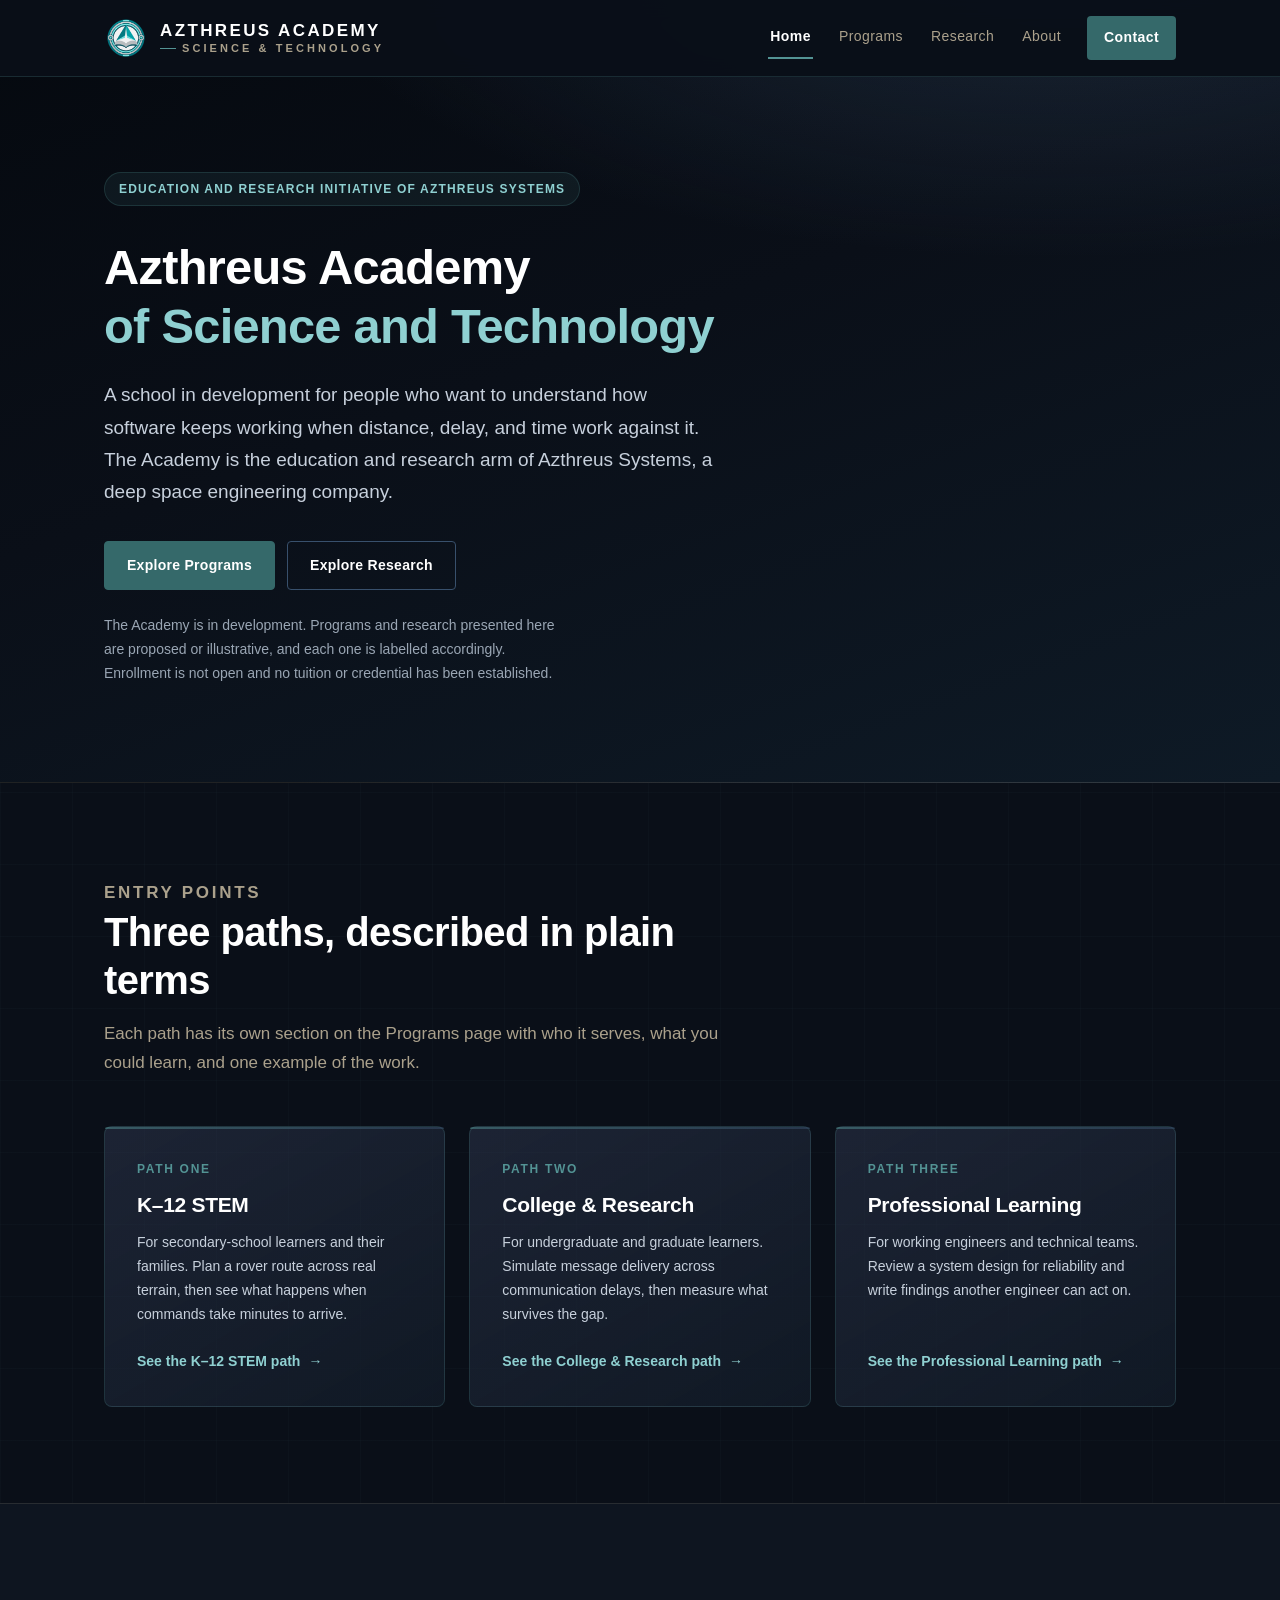
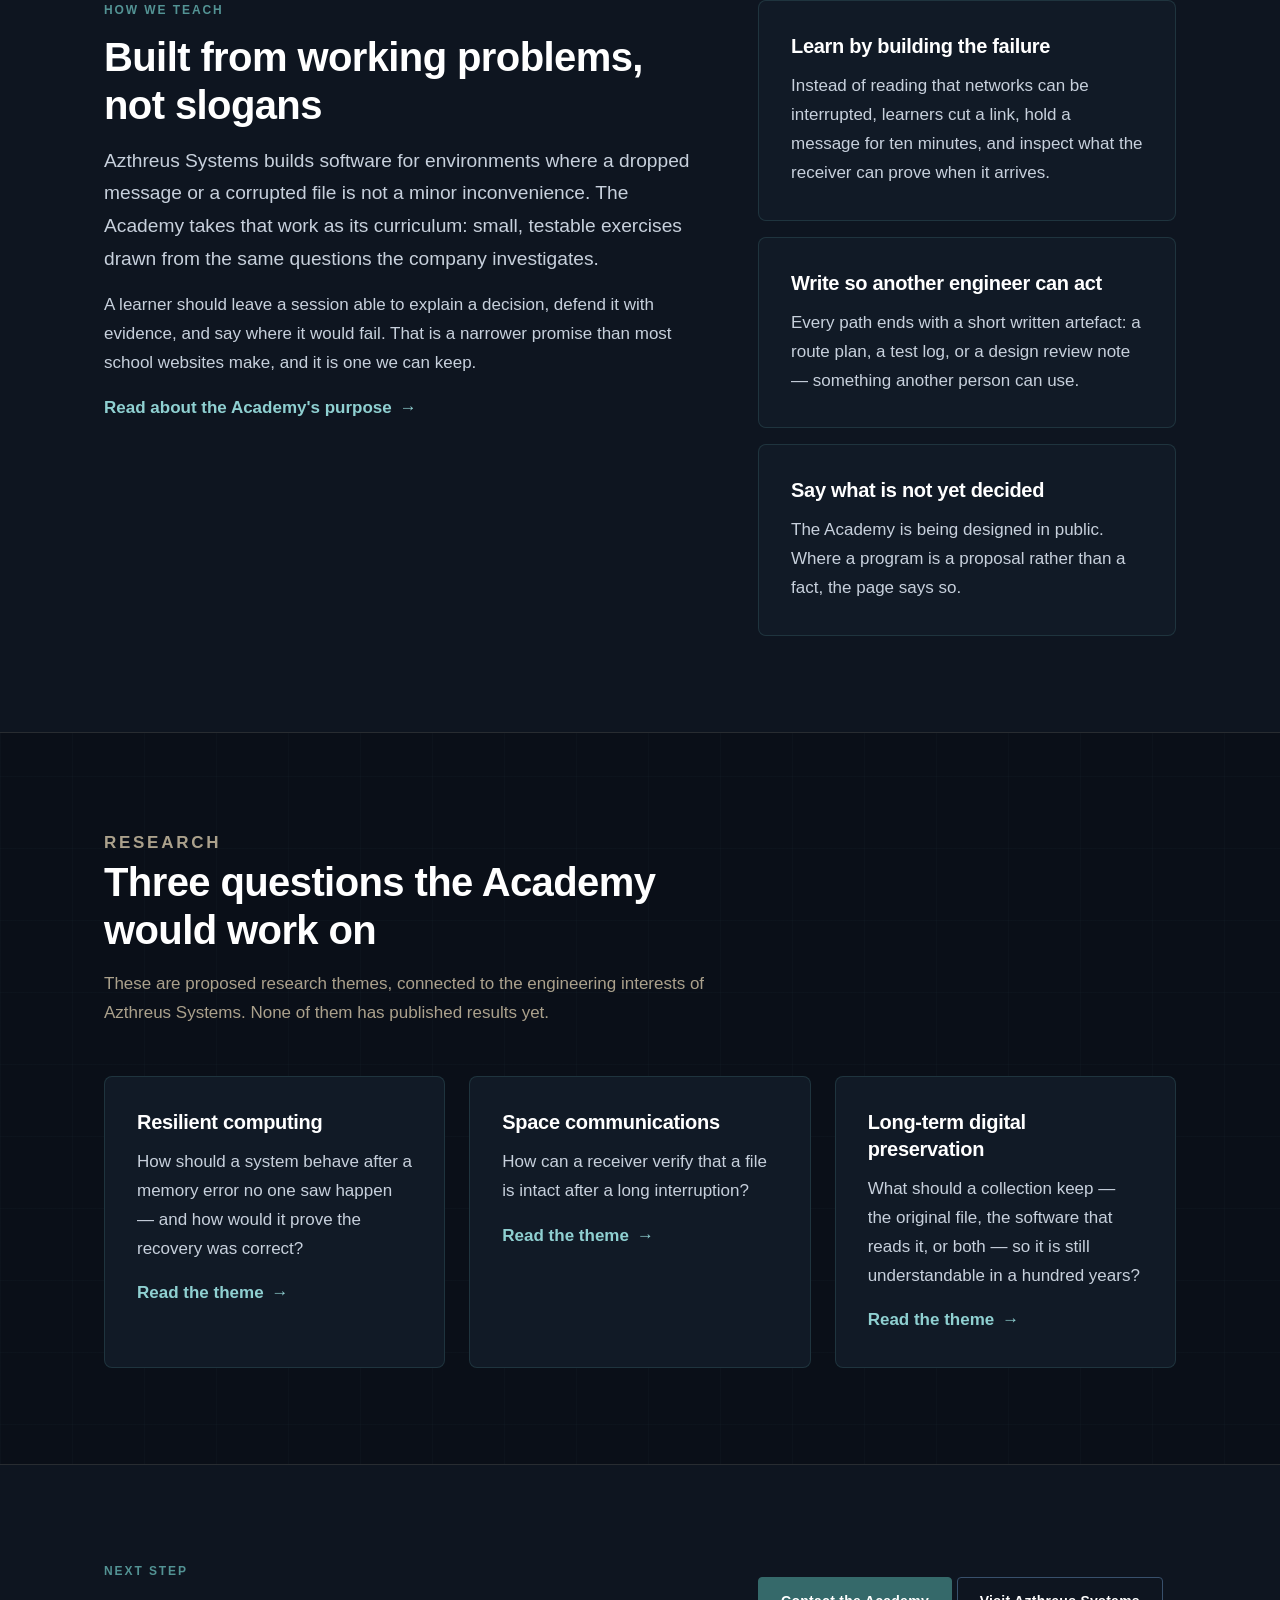
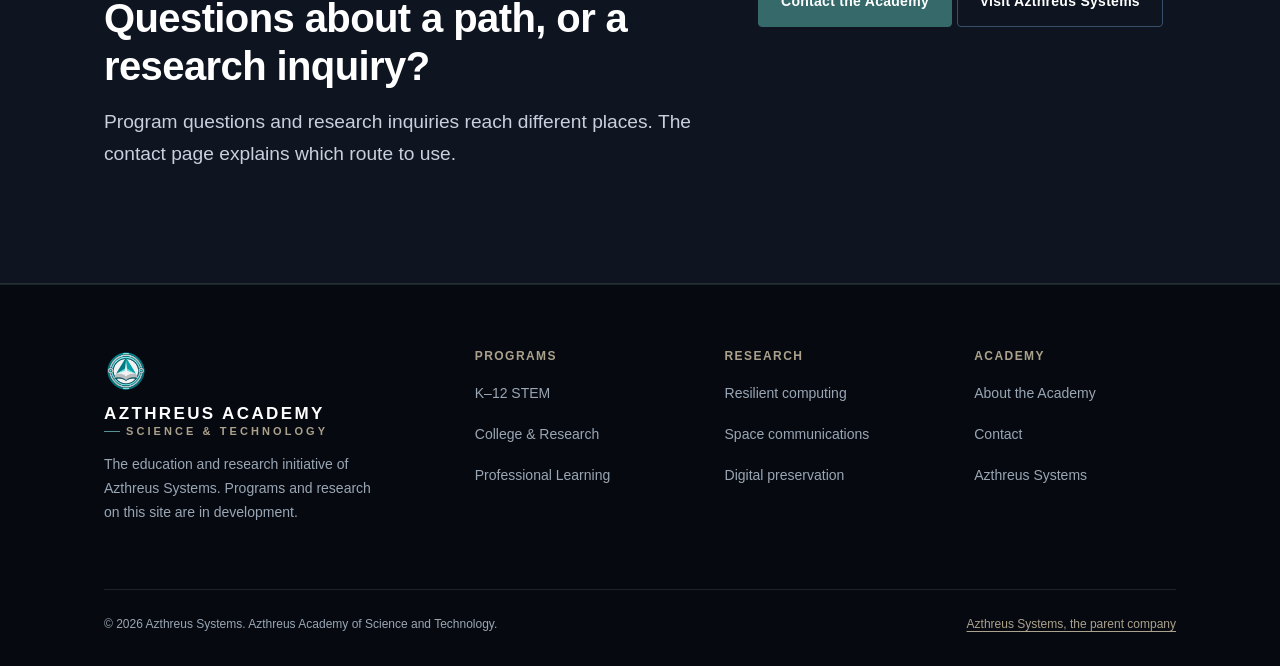
<file: index.html>
<!DOCTYPE html>
<html lang="en" class="no-js">
<head>
  <meta charset="UTF-8">
  <meta name="viewport" content="width=device-width, initial-scale=1.0">
  <title>Azthreus Academy of Science and Technology</title>
  <meta name="description" content="Azthreus Academy of Science and Technology is the education and research initiative of Azthreus Systems. Explore proposed programs for K–12 learners, college students, and working professionals.">
  <meta name="theme-color" content="#0a0f18">
  <link rel="icon" href="assets/img/azthreus-academy-favicon.png" type="image/png">
  <link rel="stylesheet" href="assets/css/style.css">
  <script>document.documentElement.classList.remove('no-js');document.documentElement.classList.add('js');</script>
</head>
<body>

  <a class="skip-link" href="#main">Skip to main content</a>

  <header class="site-header">
    <div class="container header-inner">
      <a class="brand" href="index.html">
        <img class="brand__mark" src="assets/img/azthreus-academy.png" alt="" width="44" height="44" decoding="async">
        <span class="wordmark">
          <span class="wordmark__name">Azthreus Academy</span>
          <span class="wordmark__sub">Science &amp; Technology</span>
        </span>
      </a>

      <button class="nav-toggle" type="button" aria-expanded="false" aria-controls="primary-nav" aria-label="Open main menu">
        <span class="nav-toggle__bars" aria-hidden="true"><span></span><span></span><span></span></span>
        <span class="nav-toggle__label">Menu</span>
      </button>

      <nav aria-label="Primary">
        <ul class="nav-menu" id="primary-nav">
          <li><a href="index.html" aria-current="page">Home</a></li>
          <li><a href="programs.html">Programs</a></li>
          <li><a href="research.html">Research</a></li>
          <li><a href="about.html">About</a></li>
          <li class="nav-cta"><a href="contact.html">Contact</a></li>
        </ul>
      </nav>
    </div>
  </header>

  <main id="main">

    <section class="hero">
      <div class="container">
        <div class="hero__inner">
          <p class="hero__eyebrow">Education and research initiative of Azthreus Systems</p>
          <h1 class="hero__title">Azthreus Academy <span>of Science and Technology</span></h1>
          <p class="hero__lede">
            A school in development for people who want to understand how software keeps working
            when distance, delay, and time work against it. The Academy is the education and
            research arm of Azthreus Systems, a deep space engineering company.
          </p>
          <div class="hero__actions">
            <a class="btn btn-primary" href="programs.html">Explore Programs</a>
            <a class="btn btn-secondary" href="research.html">Explore Research</a>
          </div>
          <p class="hero__note">
            The Academy is in development. Programs and research presented here are proposed or
            illustrative, and each one is labelled accordingly. Enrollment is not open and no
            tuition or credential has been established.
          </p>
        </div>
      </div>
    </section>

    <section class="section" aria-labelledby="audiences-title">
      <div class="container">
        <div class="section-head">
          <p class="eyebrow">Entry points</p>
          <h2 id="audiences-title">Three paths, described in plain terms</h2>
          <p>Each path has its own section on the Programs page with who it serves, what you could learn, and one example of the work.</p>
        </div>

        <div class="audience-grid">
          <a class="audience-card" href="programs.html#k12">
            <span class="audience-card__kicker">Path one</span>
            <h3 class="audience-card__title">K–12 STEM</h3>
            <p class="audience-card__text">
              For secondary-school learners and their families. Plan a rover route across real
              terrain, then see what happens when commands take minutes to arrive.
            </p>
            <span class="audience-card__link">See the K–12 STEM path</span>
          </a>

          <a class="audience-card" href="programs.html#college">
            <span class="audience-card__kicker">Path two</span>
            <h3 class="audience-card__title">College &amp; Research</h3>
            <p class="audience-card__text">
              For undergraduate and graduate learners. Simulate message delivery across
              communication delays, then measure what survives the gap.
            </p>
            <span class="audience-card__link">See the College &amp; Research path</span>
          </a>

          <a class="audience-card" href="programs.html#professional">
            <span class="audience-card__kicker">Path three</span>
            <h3 class="audience-card__title">Professional Learning</h3>
            <p class="audience-card__text">
              For working engineers and technical teams. Review a system design for reliability
              and write findings another engineer can act on.
            </p>
            <span class="audience-card__link">See the Professional Learning path</span>
          </a>
        </div>
      </div>
    </section>

    <section class="section section--alt" aria-labelledby="approach-title">
      <div class="container">
        <div class="split">
          <div>
            <p class="eyebrow">How we teach</p>
            <h2 id="approach-title">Built from working problems, not slogans</h2>
            <p class="lede">
              Azthreus Systems builds software for environments where a dropped message or a
              corrupted file is not a minor inconvenience. The Academy takes that work as its
              curriculum: small, testable exercises drawn from the same questions the company
              investigates.
            </p>
            <p>
              A learner should leave a session able to explain a decision, defend it with evidence,
              and say where it would fail. That is a narrower promise than most school websites
              make, and it is one we can keep.
            </p>
            <a class="link-arrow" href="about.html">Read about the Academy's purpose</a>
          </div>

          <div class="stack">
            <div class="card">
              <h3>Learn by building the failure</h3>
              <p>
                Instead of reading that networks can be interrupted, learners cut a link, hold a
                message for ten minutes, and inspect what the receiver can prove when it arrives.
              </p>
            </div>
            <div class="card">
              <h3>Write so another engineer can act</h3>
              <p>
                Every path ends with a short written artefact: a route plan, a test log, or a design
                review note — something another person can use.
              </p>
            </div>
            <div class="card">
              <h3>Say what is not yet decided</h3>
              <p>
                The Academy is being designed in public. Where a program is a proposal rather than a
                fact, the page says so.
              </p>
            </div>
          </div>
        </div>
      </div>
    </section>

    <section class="section" aria-labelledby="research-preview-title">
      <div class="container">
        <div class="section-head">
          <p class="eyebrow">Research</p>
          <h2 id="research-preview-title">Three questions the Academy would work on</h2>
          <p>
            These are proposed research themes, connected to the engineering interests of
            Azthreus Systems. None of them has published results yet.
          </p>
        </div>

        <div class="card-grid">
          <article class="card">
            <h3>Resilient computing</h3>
            <p>
              How should a system behave after a memory error no one saw happen — and how would it
              prove the recovery was correct?
            </p>
            <a class="link-arrow" href="research.html#resilient-computing">Read the theme</a>
          </article>

          <article class="card">
            <h3>Space communications</h3>
            <p>
              How can a receiver verify that a file is intact after a long interruption?
            </p>
            <a class="link-arrow" href="research.html#space-communications">Read the theme</a>
          </article>

          <article class="card">
            <h3>Long-term digital preservation</h3>
            <p>
              What should a collection keep — the original file, the software that reads it, or
              both — so it is still understandable in a hundred years?
            </p>
            <a class="link-arrow" href="research.html#long-term-preservation">Read the theme</a>
          </article>
        </div>
      </div>
    </section>

    <section class="section section--alt">
      <div class="container">
        <div class="split">
          <div>
            <p class="eyebrow">Next step</p>
            <h2>Questions about a path, or a research inquiry?</h2>
            <p class="lede">
              Program questions and research inquiries reach different places. The contact page
              explains which route to use.
            </p>
          </div>
          <div class="stack">
            <a class="btn btn-primary" href="contact.html">Contact the Academy</a>
            <a class="btn btn-secondary" href="https://stpnpl.github.io/azthreus-systems/">Visit Azthreus Systems</a>
          </div>
        </div>
      </div>
    </section>

  </main>

  <footer class="site-footer">
    <div class="container">
      <div class="footer-grid">
        <div class="footer-brand">
          <img class="footer-brand__mark" src="assets/img/azthreus-academy.png" alt="" width="44" height="44" loading="lazy" decoding="async">
          <span class="wordmark">
            <span class="wordmark__name">Azthreus Academy</span>
            <span class="wordmark__sub">Science &amp; Technology</span>
          </span>
          <p>
            The education and research initiative of Azthreus Systems. Programs and research on
            this site are in development.
          </p>
        </div>

        <div class="footer-col">
          <h2>Programs</h2>
          <ul>
            <li><a href="programs.html#k12">K–12 STEM</a></li>
            <li><a href="programs.html#college">College &amp; Research</a></li>
            <li><a href="programs.html#professional">Professional Learning</a></li>
          </ul>
        </div>

        <div class="footer-col">
          <h2>Research</h2>
          <ul>
            <li><a href="research.html#resilient-computing">Resilient computing</a></li>
            <li><a href="research.html#space-communications">Space communications</a></li>
            <li><a href="research.html#long-term-preservation">Digital preservation</a></li>
          </ul>
        </div>

        <div class="footer-col">
          <h2>Academy</h2>
          <ul>
            <li><a href="about.html">About the Academy</a></li>
            <li><a href="contact.html">Contact</a></li>
            <li><a href="https://stpnpl.github.io/azthreus-systems/">Azthreus Systems</a></li>
          </ul>
        </div>
      </div>

      <div class="footer-bottom">
        <p>&copy; <span id="copyright-year">2026</span> Azthreus Systems. Azthreus Academy of Science and Technology.</p>
        <p><a href="https://stpnpl.github.io/azthreus-systems/">Azthreus Systems, the parent company</a></p>
      </div>
    </div>
  </footer>

  <script src="assets/js/nav.js"></script>
</body>
</html>
</file>
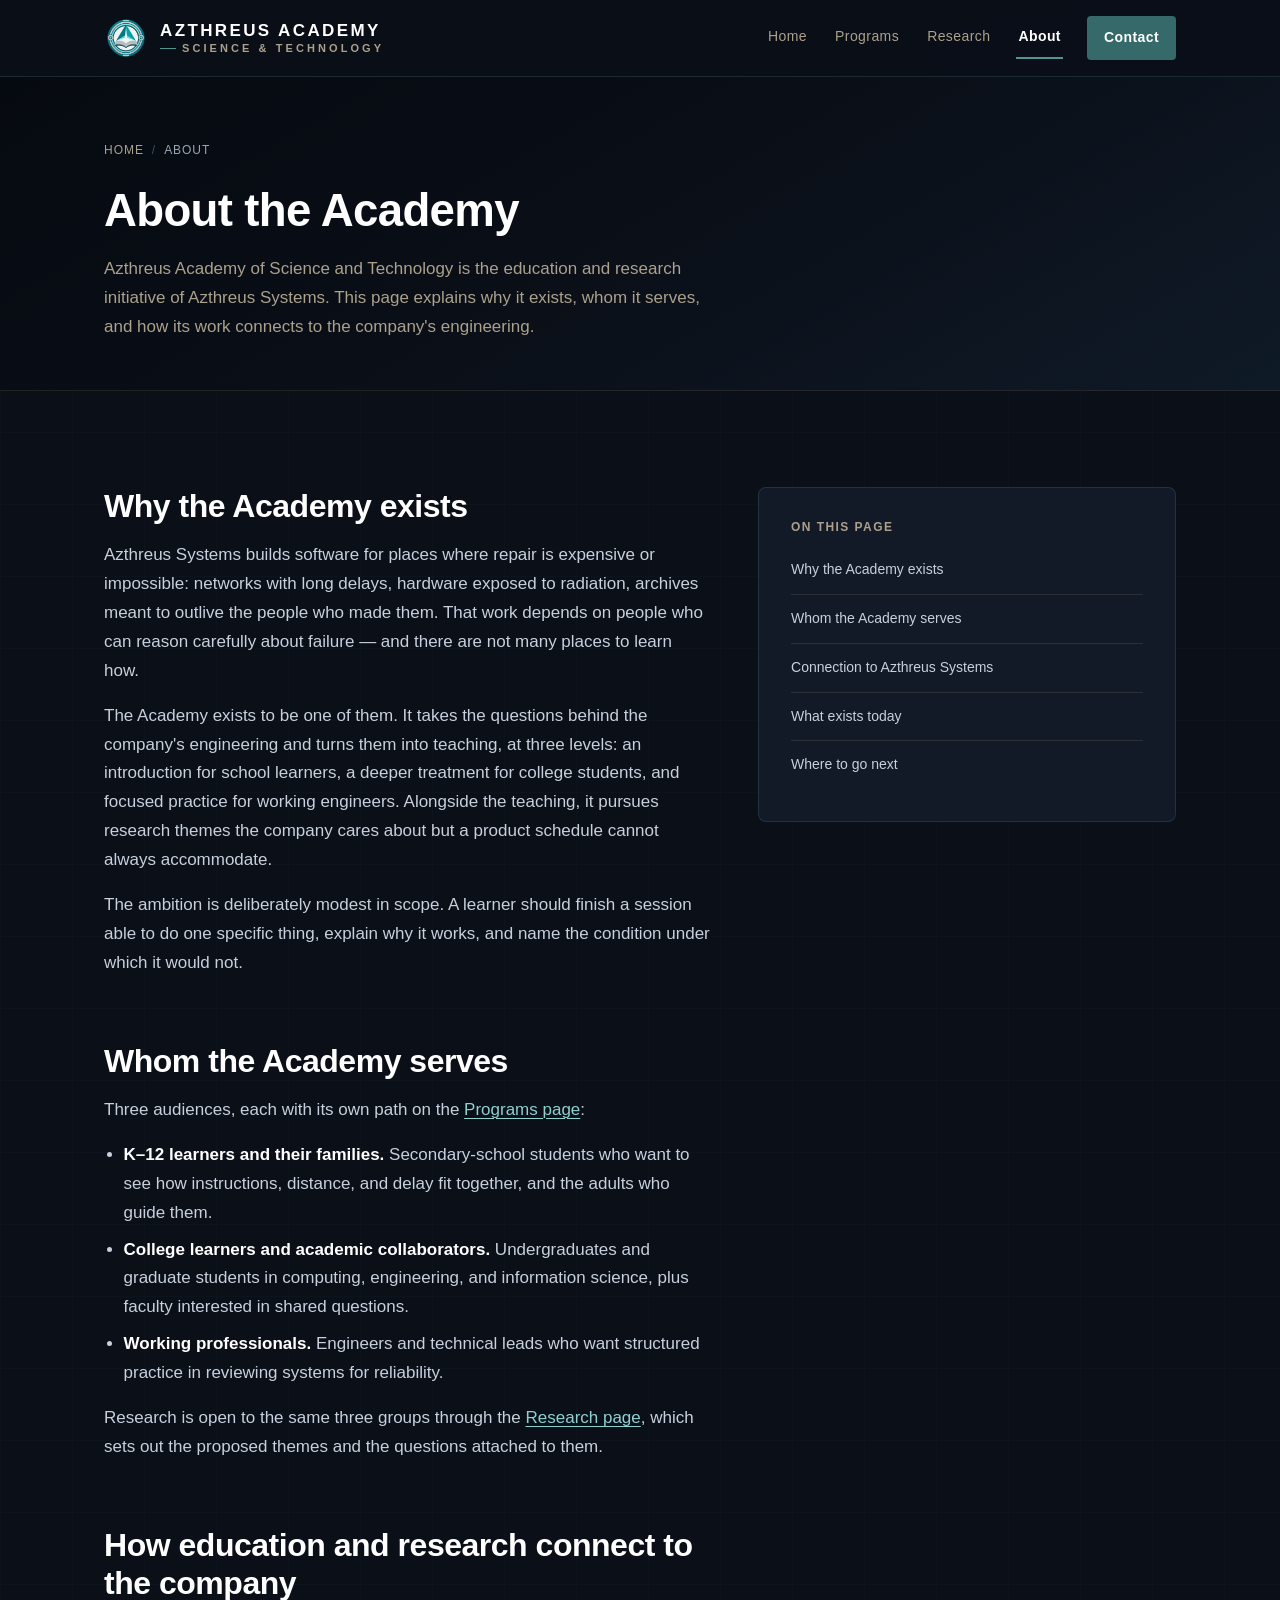
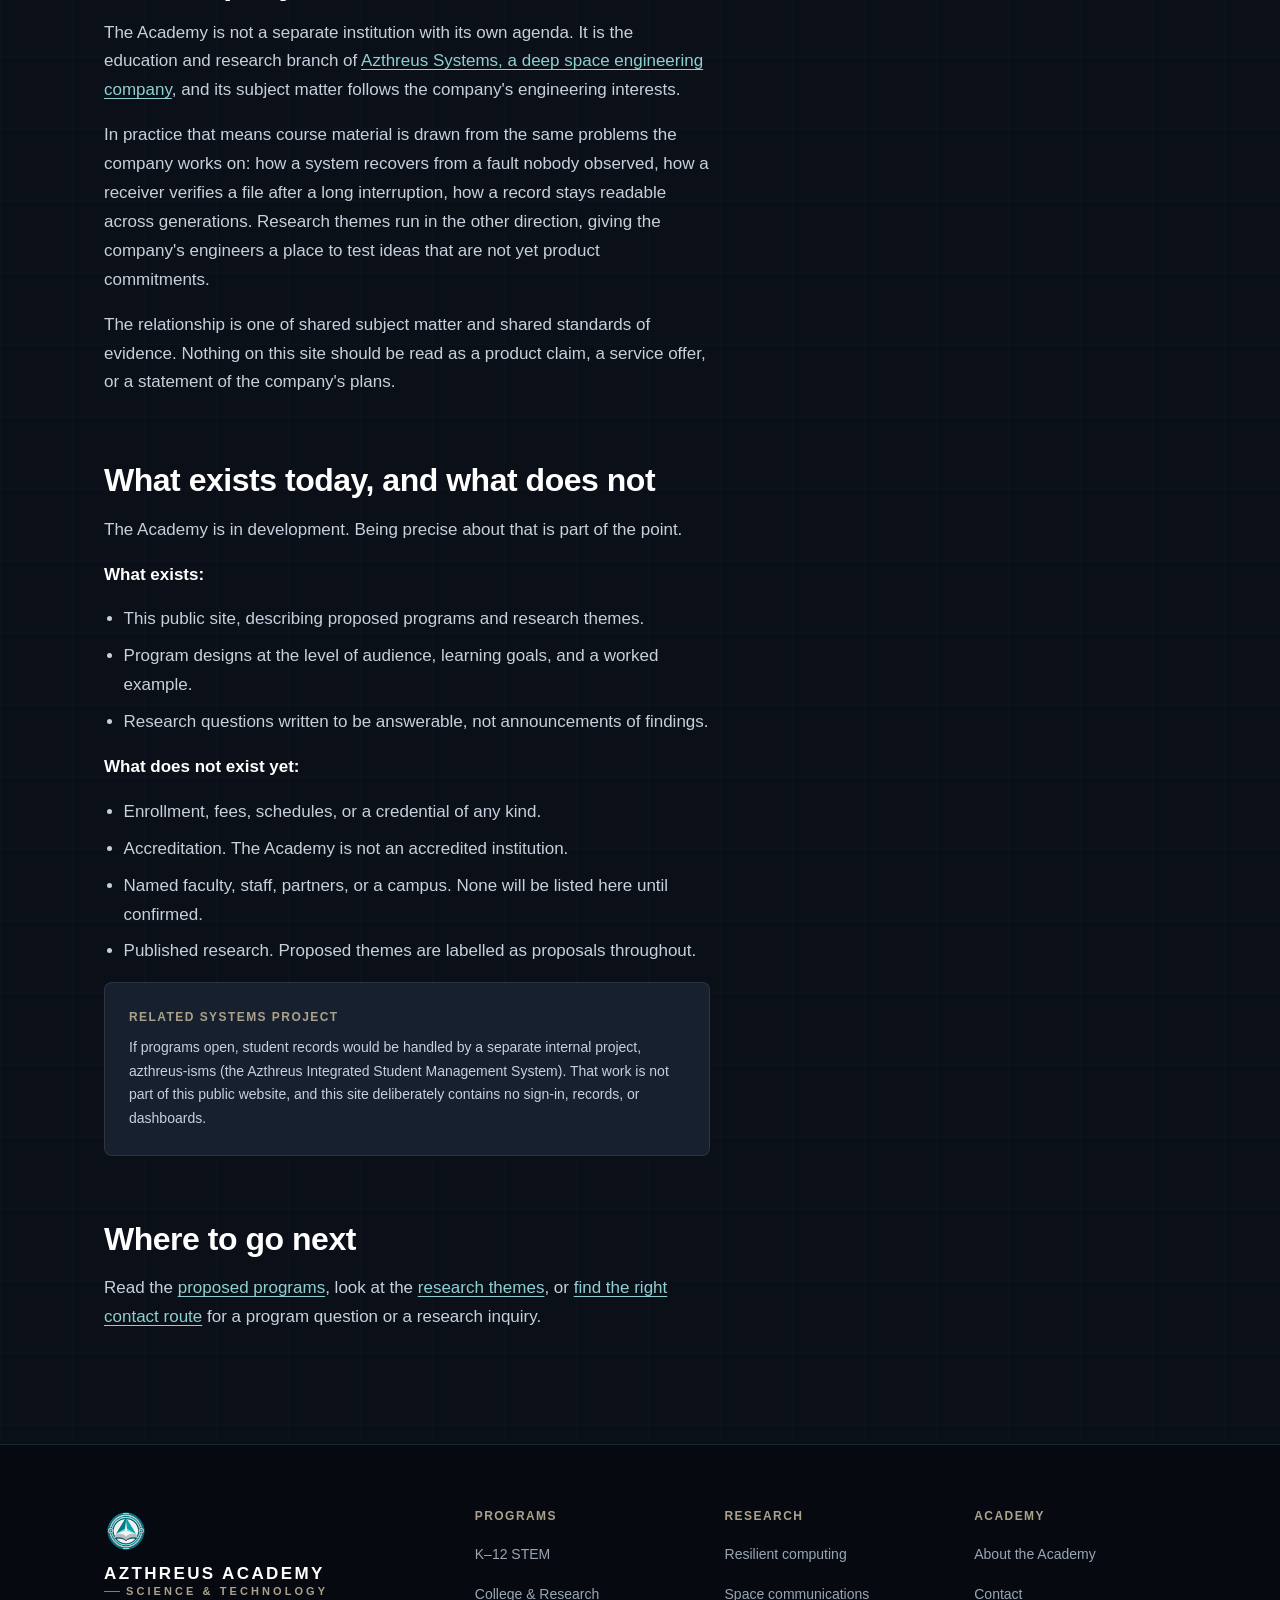
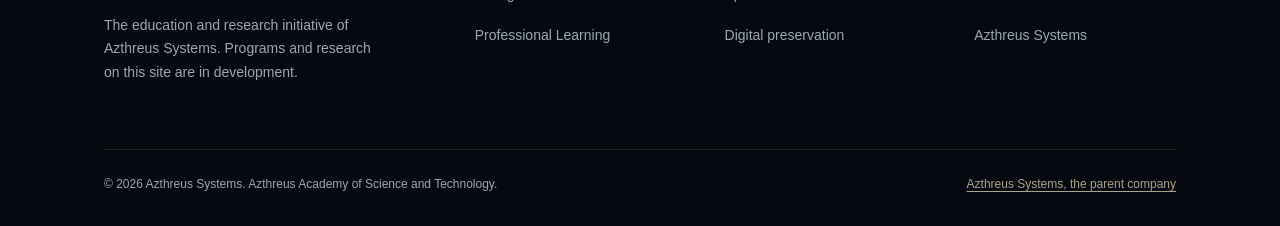
<file: about.html>
<!DOCTYPE html>
<html lang="en" class="no-js">
<head>
  <meta charset="UTF-8">
  <meta name="viewport" content="width=device-width, initial-scale=1.0">
  <title>About — Azthreus Academy</title>
  <meta name="description" content="Why Azthreus Academy of Science and Technology exists, whom it serves, and how its education and research connect to Azthreus Systems.">
  <meta name="theme-color" content="#0a0f18">
  <link rel="icon" href="assets/img/azthreus-academy-favicon.png" type="image/png">
  <link rel="stylesheet" href="assets/css/style.css">
  <script>document.documentElement.classList.remove('no-js');document.documentElement.classList.add('js');</script>
</head>
<body>

  <a class="skip-link" href="#main">Skip to main content</a>

  <header class="site-header">
    <div class="container header-inner">
      <a class="brand" href="index.html">
        <img class="brand__mark" src="assets/img/azthreus-academy.png" alt="" width="44" height="44" decoding="async">
        <span class="wordmark">
          <span class="wordmark__name">Azthreus Academy</span>
          <span class="wordmark__sub">Science &amp; Technology</span>
        </span>
      </a>

      <button class="nav-toggle" type="button" aria-expanded="false" aria-controls="primary-nav" aria-label="Open main menu">
        <span class="nav-toggle__bars" aria-hidden="true"><span></span><span></span><span></span></span>
        <span class="nav-toggle__label">Menu</span>
      </button>

      <nav aria-label="Primary">
        <ul class="nav-menu" id="primary-nav">
          <li><a href="index.html">Home</a></li>
          <li><a href="programs.html">Programs</a></li>
          <li><a href="research.html">Research</a></li>
          <li><a href="about.html" aria-current="page">About</a></li>
          <li class="nav-cta"><a href="contact.html">Contact</a></li>
        </ul>
      </nav>
    </div>
  </header>

  <main id="main">
    <div class="page-hero">
      <div class="container">
        <ol class="breadcrumb">
          <li><a href="index.html">Home</a></li>
          <li>About</li>
        </ol>
        <h1 class="page-hero__title">About the Academy</h1>
        <p>
          Azthreus Academy of Science and Technology is the education and research initiative of
          Azthreus Systems. This page explains why it exists, whom it serves, and how its work
          connects to the company's engineering.
        </p>
      </div>
    </div>

    <section class="section">
      <div class="container">
        <div class="split">
          <div class="prose">

            <h2 id="why">Why the Academy exists</h2>
            <p>
              Azthreus Systems builds software for places where repair is expensive or impossible:
              networks with long delays, hardware exposed to radiation, archives meant to outlive
              the people who made them. That work depends on people who can reason carefully about
              failure — and there are not many places to learn how.
            </p>
            <p>
              The Academy exists to be one of them. It takes the questions behind the company's
              engineering and turns them into teaching, at three levels: an introduction for school
              learners, a deeper treatment for college students, and focused practice for working
              engineers. Alongside the teaching, it pursues research themes the company cares about
              but a product schedule cannot always accommodate.
            </p>
            <p>
              The ambition is deliberately modest in scope. A learner should finish a session able to
              do one specific thing, explain why it works, and name the condition under which it
              would not.
            </p>

            <h2 id="who">Whom the Academy serves</h2>
            <p>
              Three audiences, each with its own path on the
              <a href="programs.html">Programs page</a>:
            </p>
            <ul>
              <li>
                <strong>K–12 learners and their families.</strong> Secondary-school students who want
                to see how instructions, distance, and delay fit together, and the adults who guide
                them.
              </li>
              <li>
                <strong>College learners and academic collaborators.</strong> Undergraduates and
                graduate students in computing, engineering, and information science, plus faculty
                interested in shared questions.
              </li>
              <li>
                <strong>Working professionals.</strong> Engineers and technical leads who want
                structured practice in reviewing systems for reliability.
              </li>
            </ul>
            <p>
              Research is open to the same three groups through the
              <a href="research.html">Research page</a>, which sets out the proposed themes and the
              questions attached to them.
            </p>

            <h2 id="connection">How education and research connect to the company</h2>
            <p>
              The Academy is not a separate institution with its own agenda. It is the education and
              research branch of
              <a href="https://stpnpl.github.io/azthreus-systems/">Azthreus Systems, a deep space engineering company</a>,
              and its subject matter follows the company's engineering interests.
            </p>
            <p>
              In practice that means course material is drawn from the same problems the company
              works on: how a system recovers from a fault nobody observed, how a receiver verifies a
              file after a long interruption, how a record stays readable across generations. Research
              themes run in the other direction, giving the company's engineers a place to test ideas
              that are not yet product commitments.
            </p>
            <p>
              The relationship is one of shared subject matter and shared standards of evidence.
              Nothing on this site should be read as a product claim, a service offer, or a statement
              of the company's plans.
            </p>

            <h2 id="status">What exists today, and what does not</h2>
            <p>
              The Academy is in development. Being precise about that is part of the point.
            </p>
            <p><strong>What exists:</strong></p>
            <ul>
              <li>This public site, describing proposed programs and research themes.</li>
              <li>Program designs at the level of audience, learning goals, and a worked example.</li>
              <li>Research questions written to be answerable, not announcements of findings.</li>
            </ul>
            <p><strong>What does not exist yet:</strong></p>
            <ul>
              <li>Enrollment, fees, schedules, or a credential of any kind.</li>
              <li>Accreditation. The Academy is not an accredited institution.</li>
              <li>Named faculty, staff, partners, or a campus. None will be listed here until confirmed.</li>
              <li>Published research. Proposed themes are labelled as proposals throughout.</li>
            </ul>

            <div class="note">
              <span class="note__title">Related systems project</span>
              <p>
                If programs open, student records would be handled by a separate internal project,
                azthreus-isms (the Azthreus Integrated Student Management System). That work is not
                part of this public website, and this site deliberately contains no sign-in, records,
                or dashboards.
              </p>
            </div>

            <h2 id="more">Where to go next</h2>
            <p>
              Read the <a href="programs.html">proposed programs</a>, look at the
              <a href="research.html">research themes</a>, or
              <a href="contact.html">find the right contact route</a> for a program question or a
              research inquiry.
            </p>
          </div>

          <aside class="aside" aria-labelledby="aside-title">
            <div class="card">
              <h2 class="aside__title" id="aside-title">On this page</h2>
              <ul>
                <li><a href="#why">Why the Academy exists</a></li>
                <li><a href="#who">Whom the Academy serves</a></li>
                <li><a href="#connection">Connection to Azthreus Systems</a></li>
                <li><a href="#status">What exists today</a></li>
                <li><a href="#more">Where to go next</a></li>
              </ul>
            </div>
          </aside>
        </div>
      </div>
    </section>
  </main>

  <footer class="site-footer">
    <div class="container">
      <div class="footer-grid">
        <div class="footer-brand">
          <img class="footer-brand__mark" src="assets/img/azthreus-academy.png" alt="" width="44" height="44" loading="lazy" decoding="async">
          <span class="wordmark">
            <span class="wordmark__name">Azthreus Academy</span>
            <span class="wordmark__sub">Science &amp; Technology</span>
          </span>
          <p>
            The education and research initiative of Azthreus Systems. Programs and research on
            this site are in development.
          </p>
        </div>

        <div class="footer-col">
          <h2>Programs</h2>
          <ul>
            <li><a href="programs.html#k12">K–12 STEM</a></li>
            <li><a href="programs.html#college">College &amp; Research</a></li>
            <li><a href="programs.html#professional">Professional Learning</a></li>
          </ul>
        </div>

        <div class="footer-col">
          <h2>Research</h2>
          <ul>
            <li><a href="research.html#resilient-computing">Resilient computing</a></li>
            <li><a href="research.html#space-communications">Space communications</a></li>
            <li><a href="research.html#long-term-preservation">Digital preservation</a></li>
          </ul>
        </div>

        <div class="footer-col">
          <h2>Academy</h2>
          <ul>
            <li><a href="about.html">About the Academy</a></li>
            <li><a href="contact.html">Contact</a></li>
            <li><a href="https://stpnpl.github.io/azthreus-systems/">Azthreus Systems</a></li>
          </ul>
        </div>
      </div>

      <div class="footer-bottom">
        <p>&copy; <span id="copyright-year">2026</span> Azthreus Systems. Azthreus Academy of Science and Technology.</p>
        <p><a href="https://stpnpl.github.io/azthreus-systems/">Azthreus Systems, the parent company</a></p>
      </div>
    </div>
  </footer>

  <script src="assets/js/nav.js"></script>
</body>
</html>
</file>
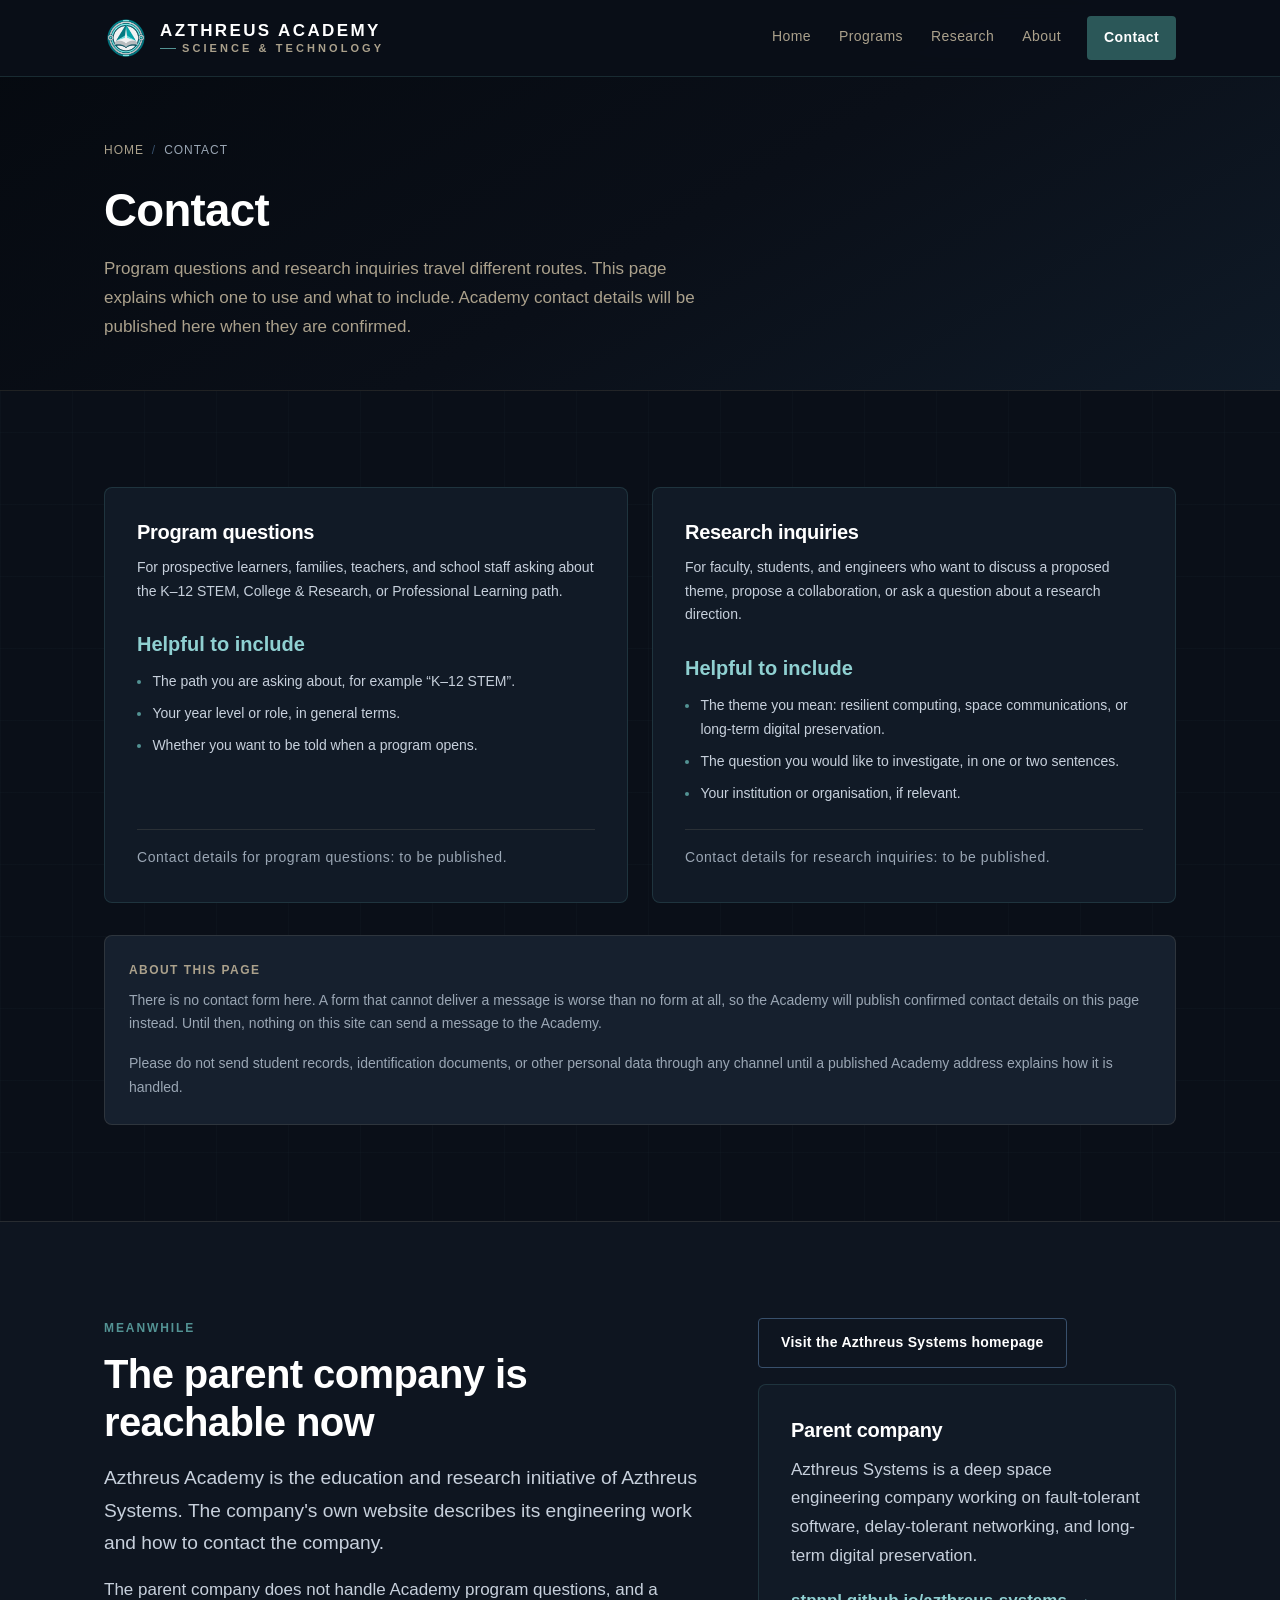
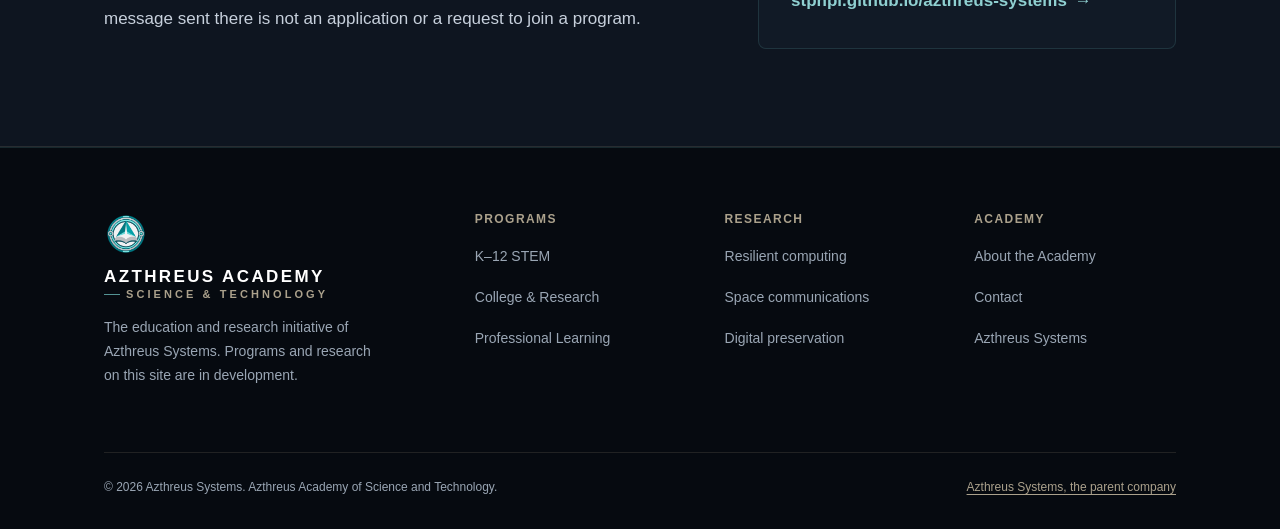
<file: contact.html>
<!DOCTYPE html>
<html lang="en" class="no-js">
<head>
  <meta charset="UTF-8">
  <meta name="viewport" content="width=device-width, initial-scale=1.0">
  <title>Contact — Azthreus Academy</title>
  <meta name="description" content="How to route program questions and research inquiries to Azthreus Academy, and where to find the Azthreus Systems homepage.">
  <meta name="theme-color" content="#0a0f18">
  <link rel="icon" href="assets/img/azthreus-academy-favicon.png" type="image/png">
  <link rel="stylesheet" href="assets/css/style.css">
  <script>document.documentElement.classList.remove('no-js');document.documentElement.classList.add('js');</script>
</head>
<body>

  <a class="skip-link" href="#main">Skip to main content</a>

  <header class="site-header">
    <div class="container header-inner">
      <a class="brand" href="index.html">
        <img class="brand__mark" src="assets/img/azthreus-academy.png" alt="" width="44" height="44" decoding="async">
        <span class="wordmark">
          <span class="wordmark__name">Azthreus Academy</span>
          <span class="wordmark__sub">Science &amp; Technology</span>
        </span>
      </a>

      <button class="nav-toggle" type="button" aria-expanded="false" aria-controls="primary-nav" aria-label="Open main menu">
        <span class="nav-toggle__bars" aria-hidden="true"><span></span><span></span><span></span></span>
        <span class="nav-toggle__label">Menu</span>
      </button>

      <nav aria-label="Primary">
        <ul class="nav-menu" id="primary-nav">
          <li><a href="index.html">Home</a></li>
          <li><a href="programs.html">Programs</a></li>
          <li><a href="research.html">Research</a></li>
          <li><a href="about.html">About</a></li>
          <li class="nav-cta"><a href="contact.html" aria-current="page">Contact</a></li>
        </ul>
      </nav>
    </div>
  </header>

  <main id="main">
    <div class="page-hero">
      <div class="container">
        <ol class="breadcrumb">
          <li><a href="index.html">Home</a></li>
          <li>Contact</li>
        </ol>
        <h1 class="page-hero__title">Contact</h1>
        <p>
          Program questions and research inquiries travel different routes. This page explains which
          one to use and what to include. Academy contact details will be published here when they
          are confirmed.
        </p>
      </div>
    </div>

    <section class="section">
      <div class="container">
        <div class="route-grid">

          <article class="route">
            <h2>Program questions</h2>
            <p>
              For prospective learners, families, teachers, and school staff asking about the K–12
              STEM, College &amp; Research, or Professional Learning path.
            </p>
            <h3 class="route__subhead">Helpful to include</h3>
            <ul>
              <li>The path you are asking about, for example “K–12 STEM”.</li>
              <li>Your year level or role, in general terms.</li>
              <li>Whether you want to be told when a program opens.</li>
            </ul>
            <p class="route__meta">Contact details for program questions: to be published.</p>
          </article>

          <article class="route">
            <h2>Research inquiries</h2>
            <p>
              For faculty, students, and engineers who want to discuss a proposed theme, propose a
              collaboration, or ask a question about a research direction.
            </p>
            <h3 class="route__subhead">Helpful to include</h3>
            <ul>
              <li>The theme you mean: resilient computing, space communications, or long-term digital preservation.</li>
              <li>The question you would like to investigate, in one or two sentences.</li>
              <li>Your institution or organisation, if relevant.</li>
            </ul>
            <p class="route__meta">Contact details for research inquiries: to be published.</p>
          </article>

        </div>

        <div class="note section-foot" role="note">
          <span class="note__title">About this page</span>
          <p>
            There is no contact form here. A form that cannot deliver a message is worse than no form
            at all, so the Academy will publish confirmed contact details on this page instead. Until
            then, nothing on this site can send a message to the Academy.
          </p>
          <p>
            Please do not send student records, identification documents, or other personal data
            through any channel until a published Academy address explains how it is handled.
          </p>
        </div>
      </div>
    </section>

    <section class="section section--alt" aria-labelledby="parent-title">
      <div class="container">
        <div class="split">
          <div>
            <p class="eyebrow">Meanwhile</p>
            <h2 id="parent-title">The parent company is reachable now</h2>
            <p class="lede">
              Azthreus Academy is the education and research initiative of Azthreus Systems. The
              company's own website describes its engineering work and how to contact the company.
            </p>
            <p>
              The parent company does not handle Academy program questions, and a message sent there
              is not an application or a request to join a program.
            </p>
          </div>
          <div class="stack">
            <a class="btn btn-secondary" href="https://stpnpl.github.io/azthreus-systems/">
              Visit the Azthreus Systems homepage
            </a>
            <div class="card">
              <h3>Parent company</h3>
              <p>
                Azthreus Systems is a deep space engineering company working on fault-tolerant
                software, delay-tolerant networking, and long-term digital preservation.
              </p>
              <p class="is-last">
                <a class="link-arrow" href="https://stpnpl.github.io/azthreus-systems/">stpnpl.github.io/azthreus-systems</a>
              </p>
            </div>
          </div>
        </div>
      </div>
    </section>
  </main>

  <footer class="site-footer">
    <div class="container">
      <div class="footer-grid">
        <div class="footer-brand">
          <img class="footer-brand__mark" src="assets/img/azthreus-academy.png" alt="" width="44" height="44" loading="lazy" decoding="async">
          <span class="wordmark">
            <span class="wordmark__name">Azthreus Academy</span>
            <span class="wordmark__sub">Science &amp; Technology</span>
          </span>
          <p>
            The education and research initiative of Azthreus Systems. Programs and research on
            this site are in development.
          </p>
        </div>

        <div class="footer-col">
          <h2>Programs</h2>
          <ul>
            <li><a href="programs.html#k12">K–12 STEM</a></li>
            <li><a href="programs.html#college">College &amp; Research</a></li>
            <li><a href="programs.html#professional">Professional Learning</a></li>
          </ul>
        </div>

        <div class="footer-col">
          <h2>Research</h2>
          <ul>
            <li><a href="research.html#resilient-computing">Resilient computing</a></li>
            <li><a href="research.html#space-communications">Space communications</a></li>
            <li><a href="research.html#long-term-preservation">Digital preservation</a></li>
          </ul>
        </div>

        <div class="footer-col">
          <h2>Academy</h2>
          <ul>
            <li><a href="about.html">About the Academy</a></li>
            <li><a href="contact.html">Contact</a></li>
            <li><a href="https://stpnpl.github.io/azthreus-systems/">Azthreus Systems</a></li>
          </ul>
        </div>
      </div>

      <div class="footer-bottom">
        <p>&copy; <span id="copyright-year">2026</span> Azthreus Systems. Azthreus Academy of Science and Technology.</p>
        <p><a href="https://stpnpl.github.io/azthreus-systems/">Azthreus Systems, the parent company</a></p>
      </div>
    </div>
  </footer>

  <script src="assets/js/nav.js"></script>
</body>
</html>
</file>
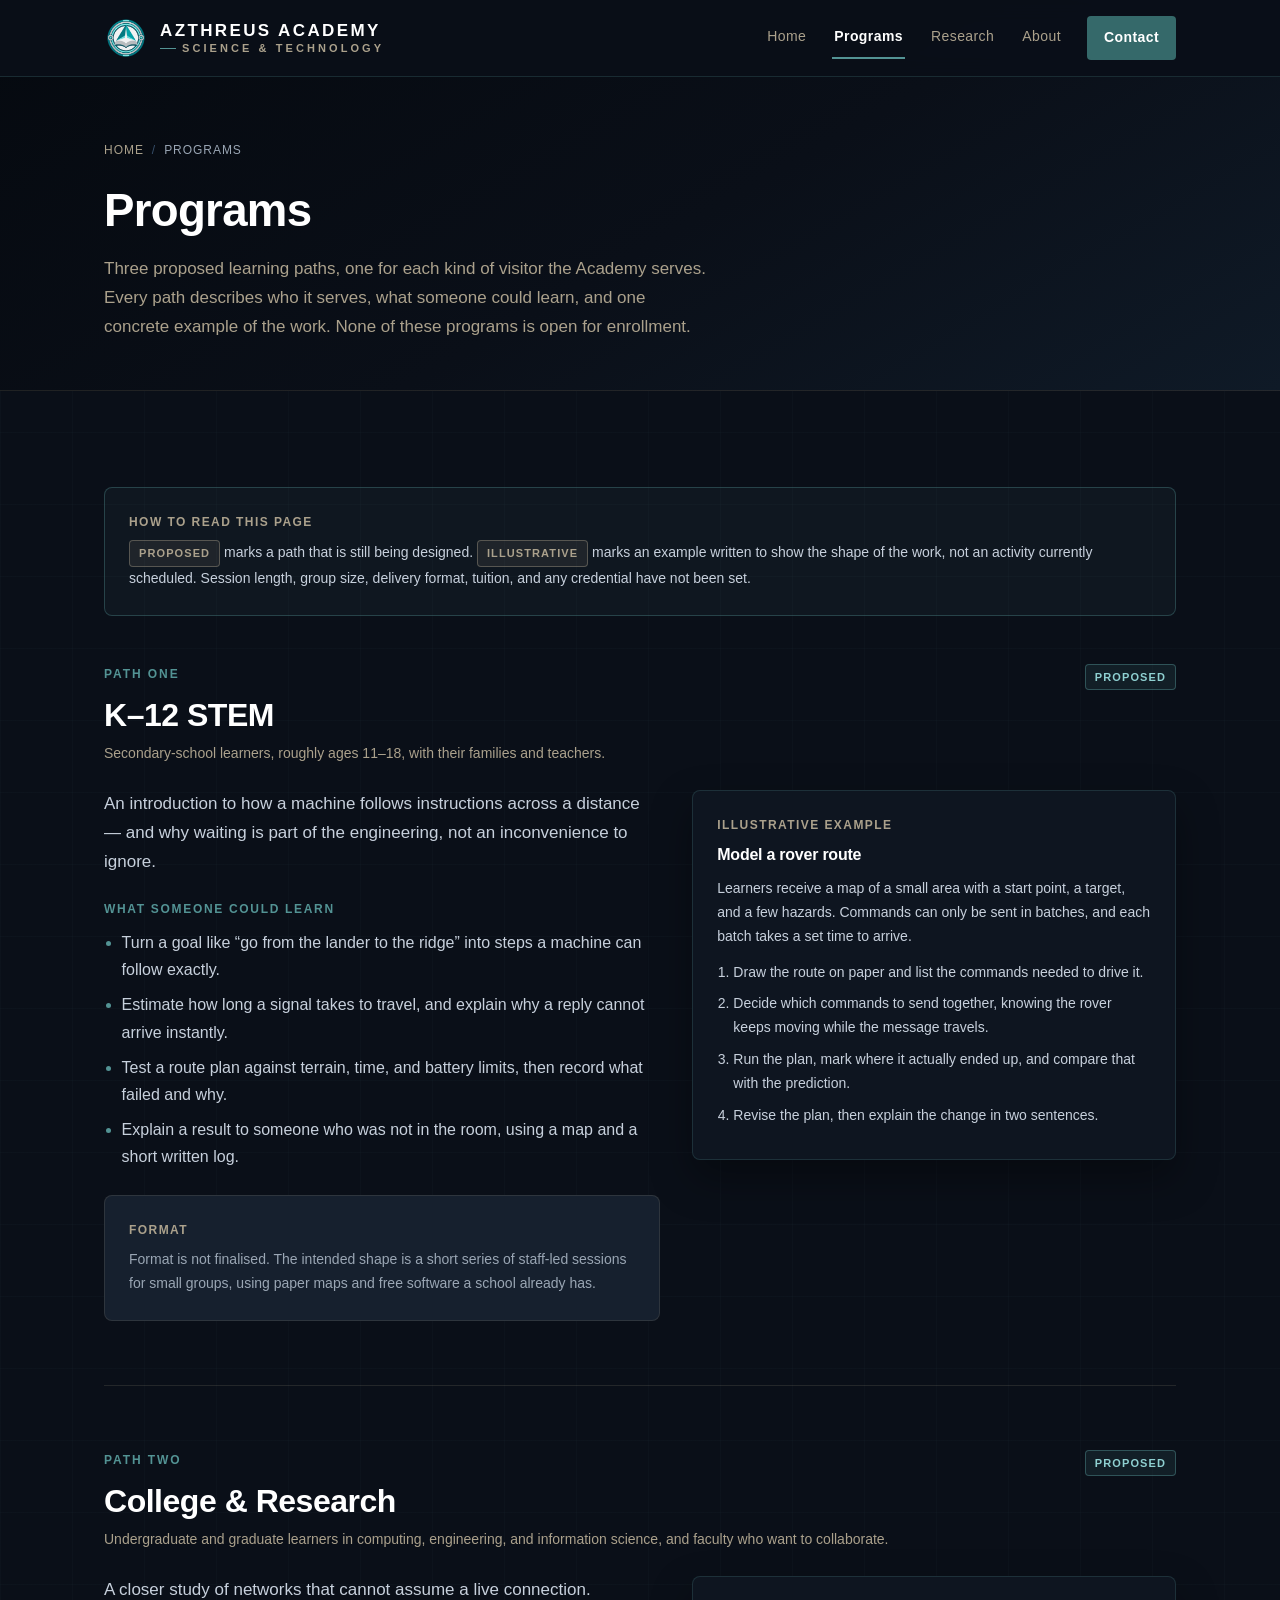
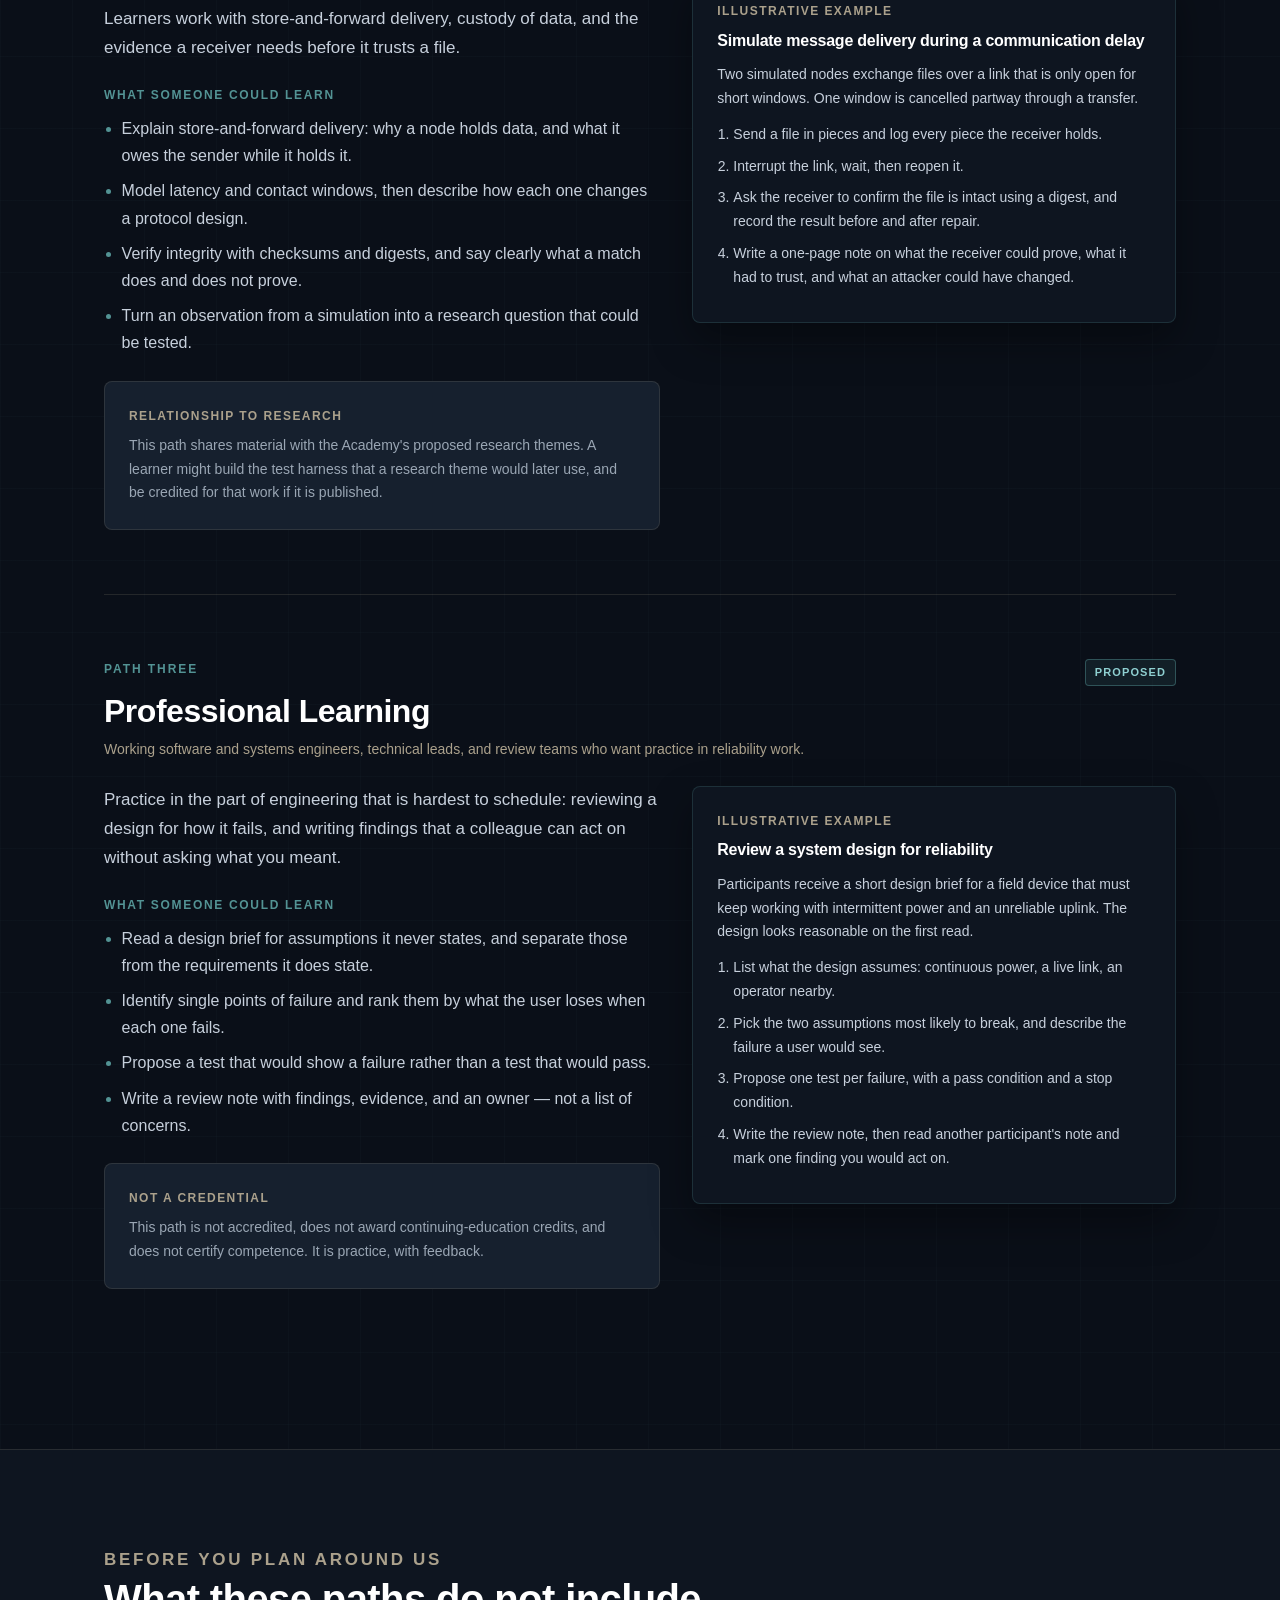
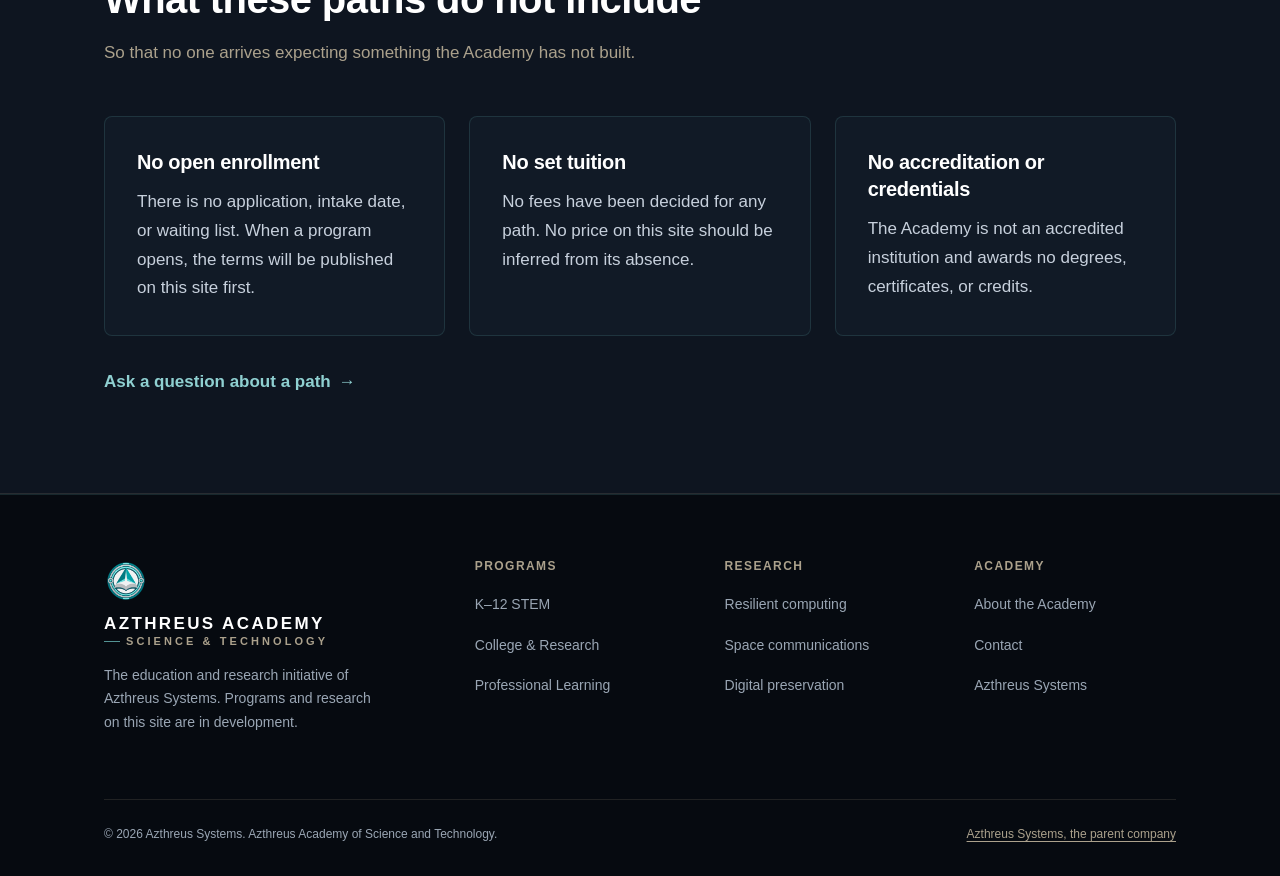
<file: programs.html>
<!DOCTYPE html>
<html lang="en" class="no-js">
<head>
  <meta charset="UTF-8">
  <meta name="viewport" content="width=device-width, initial-scale=1.0">
  <title>Programs — Azthreus Academy</title>
  <meta name="description" content="Proposed learning paths for K–12 STEM, College &amp; Research, and Professional Learning at Azthreus Academy of Science and Technology. All programs are in development.">
  <meta name="theme-color" content="#0a0f18">
  <link rel="icon" href="assets/img/azthreus-academy-favicon.png" type="image/png">
  <link rel="stylesheet" href="assets/css/style.css">
  <script>document.documentElement.classList.remove('no-js');document.documentElement.classList.add('js');</script>
</head>
<body>

  <a class="skip-link" href="#main">Skip to main content</a>

  <header class="site-header">
    <div class="container header-inner">
      <a class="brand" href="index.html">
        <img class="brand__mark" src="assets/img/azthreus-academy.png" alt="" width="44" height="44" decoding="async">
        <span class="wordmark">
          <span class="wordmark__name">Azthreus Academy</span>
          <span class="wordmark__sub">Science &amp; Technology</span>
        </span>
      </a>

      <button class="nav-toggle" type="button" aria-expanded="false" aria-controls="primary-nav" aria-label="Open main menu">
        <span class="nav-toggle__bars" aria-hidden="true"><span></span><span></span><span></span></span>
        <span class="nav-toggle__label">Menu</span>
      </button>

      <nav aria-label="Primary">
        <ul class="nav-menu" id="primary-nav">
          <li><a href="index.html">Home</a></li>
          <li><a href="programs.html" aria-current="page">Programs</a></li>
          <li><a href="research.html">Research</a></li>
          <li><a href="about.html">About</a></li>
          <li class="nav-cta"><a href="contact.html">Contact</a></li>
        </ul>
      </nav>
    </div>
  </header>

  <main id="main">
    <div class="page-hero">
      <div class="container">
        <ol class="breadcrumb">
          <li><a href="index.html">Home</a></li>
          <li>Programs</li>
        </ol>
        <h1 class="page-hero__title">Programs</h1>
        <p>
          Three proposed learning paths, one for each kind of visitor the Academy serves. Every
          path describes who it serves, what someone could learn, and one concrete example of the
          work. None of these programs is open for enrollment.
        </p>
      </div>
    </div>

    <section class="section">
      <div class="container">

        <div class="note note--accent" role="note">
          <span class="note__title">How to read this page</span>
          <p>
            <span class="status">Proposed</span> marks a path that is still being designed.
            <span class="status">Illustrative</span> marks an example written to show the shape of
            the work, not an activity currently scheduled. Session length, group size, delivery
            format, tuition, and any credential have not been set.
          </p>
        </div>

        <section class="path" id="k12" aria-labelledby="k12-title">
          <div class="path__header">
            <div>
              <p class="eyebrow">Path one</p>
              <h2 class="path__title" id="k12-title">K–12 STEM</h2>
              <p class="path__audience">Secondary-school learners, roughly ages 11–18, with their families and teachers.</p>
            </div>
            <span class="status status--proposed">Proposed</span>
          </div>

          <div class="path__body">
            <div>
              <p class="path__lede">
                An introduction to how a machine follows instructions across a distance — and why
                waiting is part of the engineering, not an inconvenience to ignore.
              </p>

              <div class="spec">
                <h3 class="spec__title">What someone could learn</h3>
                <ul>
                  <li>Turn a goal like “go from the lander to the ridge” into steps a machine can follow exactly.</li>
                  <li>Estimate how long a signal takes to travel, and explain why a reply cannot arrive instantly.</li>
                  <li>Test a route plan against terrain, time, and battery limits, then record what failed and why.</li>
                  <li>Explain a result to someone who was not in the room, using a map and a short written log.</li>
                </ul>
              </div>

              <div class="note">
                <span class="note__title">Format</span>
                <p>
                  Format is not finalised. The intended shape is a short series of staff-led sessions
                  for small groups, using paper maps and free software a school already has.
                </p>
              </div>
            </div>

            <div class="example">
              <span class="example__label">Illustrative example</span>
              <h3 class="example__title">Model a rover route</h3>
              <p>
                Learners receive a map of a small area with a start point, a target, and a few
                hazards. Commands can only be sent in batches, and each batch takes a set time to
                arrive.
              </p>
              <ol>
                <li>Draw the route on paper and list the commands needed to drive it.</li>
                <li>Decide which commands to send together, knowing the rover keeps moving while the message travels.</li>
                <li>Run the plan, mark where it actually ended up, and compare that with the prediction.</li>
                <li>Revise the plan, then explain the change in two sentences.</li>
              </ol>
            </div>
          </div>
        </section>

        <section class="path" id="college" aria-labelledby="college-title">
          <div class="path__header">
            <div>
              <p class="eyebrow">Path two</p>
              <h2 class="path__title" id="college-title">College &amp; Research</h2>
              <p class="path__audience">Undergraduate and graduate learners in computing, engineering, and information science, and faculty who want to collaborate.</p>
            </div>
            <span class="status status--proposed">Proposed</span>
          </div>

          <div class="path__body">
            <div>
              <p class="path__lede">
                A closer study of networks that cannot assume a live connection. Learners work with
                store-and-forward delivery, custody of data, and the evidence a receiver needs before
                it trusts a file.
              </p>

              <div class="spec">
                <h3 class="spec__title">What someone could learn</h3>
                <ul>
                  <li>Explain store-and-forward delivery: why a node holds data, and what it owes the sender while it holds it.</li>
                  <li>Model latency and contact windows, then describe how each one changes a protocol design.</li>
                  <li>Verify integrity with checksums and digests, and say clearly what a match does and does not prove.</li>
                  <li>Turn an observation from a simulation into a research question that could be tested.</li>
                </ul>
              </div>

              <div class="note">
                <span class="note__title">Relationship to research</span>
                <p>
                  This path shares material with the Academy's proposed research themes. A learner
                  might build the test harness that a research theme would later use, and be credited
                  for that work if it is published.
                </p>
              </div>
            </div>

            <div class="example">
              <span class="example__label">Illustrative example</span>
              <h3 class="example__title">Simulate message delivery during a communication delay</h3>
              <p>
                Two simulated nodes exchange files over a link that is only open for short windows.
                One window is cancelled partway through a transfer.
              </p>
              <ol>
                <li>Send a file in pieces and log every piece the receiver holds.</li>
                <li>Interrupt the link, wait, then reopen it.</li>
                <li>Ask the receiver to confirm the file is intact using a digest, and record the result before and after repair.</li>
                <li>Write a one-page note on what the receiver could prove, what it had to trust, and what an attacker could have changed.</li>
              </ol>
            </div>
          </div>
        </section>

        <section class="path" id="professional" aria-labelledby="professional-title">
          <div class="path__header">
            <div>
              <p class="eyebrow">Path three</p>
              <h2 class="path__title" id="professional-title">Professional Learning</h2>
              <p class="path__audience">Working software and systems engineers, technical leads, and review teams who want practice in reliability work.</p>
            </div>
            <span class="status status--proposed">Proposed</span>
          </div>

          <div class="path__body">
            <div>
              <p class="path__lede">
                Practice in the part of engineering that is hardest to schedule: reviewing a design
                for how it fails, and writing findings that a colleague can act on without asking
                what you meant.
              </p>

              <div class="spec">
                <h3 class="spec__title">What someone could learn</h3>
                <ul>
                  <li>Read a design brief for assumptions it never states, and separate those from the requirements it does state.</li>
                  <li>Identify single points of failure and rank them by what the user loses when each one fails.</li>
                  <li>Propose a test that would show a failure rather than a test that would pass.</li>
                  <li>Write a review note with findings, evidence, and an owner — not a list of concerns.</li>
                </ul>
              </div>

              <div class="note">
                <span class="note__title">Not a credential</span>
                <p>
                  This path is not accredited, does not award continuing-education credits, and does
                  not certify competence. It is practice, with feedback.
                </p>
              </div>
            </div>

            <div class="example">
              <span class="example__label">Illustrative example</span>
              <h3 class="example__title">Review a system design for reliability</h3>
              <p>
                Participants receive a short design brief for a field device that must keep working
                with intermittent power and an unreliable uplink. The design looks reasonable on the
                first read.
              </p>
              <ol>
                <li>List what the design assumes: continuous power, a live link, an operator nearby.</li>
                <li>Pick the two assumptions most likely to break, and describe the failure a user would see.</li>
                <li>Propose one test per failure, with a pass condition and a stop condition.</li>
                <li>Write the review note, then read another participant's note and mark one finding you would act on.</li>
              </ol>
            </div>
          </div>
        </section>

      </div>
    </section>

    <section class="section section--alt" aria-labelledby="limits-title">
      <div class="container">
        <div class="section-head">
          <p class="eyebrow">Before you plan around us</p>
          <h2 id="limits-title">What these paths do not include</h2>
          <p>So that no one arrives expecting something the Academy has not built.</p>
        </div>

        <div class="card-grid">
          <div class="card">
            <h3>No open enrollment</h3>
            <p>
              There is no application, intake date, or waiting list. When a program opens, the terms
              will be published on this site first.
            </p>
          </div>
          <div class="card">
            <h3>No set tuition</h3>
            <p>
              No fees have been decided for any path. No price on this site should be inferred from
              its absence.
            </p>
          </div>
          <div class="card">
            <h3>No accreditation or credentials</h3>
            <p>
              The Academy is not an accredited institution and awards no degrees, certificates, or
              credits.
            </p>
          </div>
        </div>

        <p class="section-foot">
          <a class="link-arrow" href="contact.html">Ask a question about a path</a>
        </p>
      </div>
    </section>
  </main>

  <footer class="site-footer">
    <div class="container">
      <div class="footer-grid">
        <div class="footer-brand">
          <img class="footer-brand__mark" src="assets/img/azthreus-academy.png" alt="" width="44" height="44" loading="lazy" decoding="async">
          <span class="wordmark">
            <span class="wordmark__name">Azthreus Academy</span>
            <span class="wordmark__sub">Science &amp; Technology</span>
          </span>
          <p>
            The education and research initiative of Azthreus Systems. Programs and research on
            this site are in development.
          </p>
        </div>

        <div class="footer-col">
          <h2>Programs</h2>
          <ul>
            <li><a href="programs.html#k12">K–12 STEM</a></li>
            <li><a href="programs.html#college">College &amp; Research</a></li>
            <li><a href="programs.html#professional">Professional Learning</a></li>
          </ul>
        </div>

        <div class="footer-col">
          <h2>Research</h2>
          <ul>
            <li><a href="research.html#resilient-computing">Resilient computing</a></li>
            <li><a href="research.html#space-communications">Space communications</a></li>
            <li><a href="research.html#long-term-preservation">Digital preservation</a></li>
          </ul>
        </div>

        <div class="footer-col">
          <h2>Academy</h2>
          <ul>
            <li><a href="about.html">About the Academy</a></li>
            <li><a href="contact.html">Contact</a></li>
            <li><a href="https://stpnpl.github.io/azthreus-systems/">Azthreus Systems</a></li>
          </ul>
        </div>
      </div>

      <div class="footer-bottom">
        <p>&copy; <span id="copyright-year">2026</span> Azthreus Systems. Azthreus Academy of Science and Technology.</p>
        <p><a href="https://stpnpl.github.io/azthreus-systems/">Azthreus Systems, the parent company</a></p>
      </div>
    </div>
  </footer>

  <script src="assets/js/nav.js"></script>
</body>
</html>
</file>
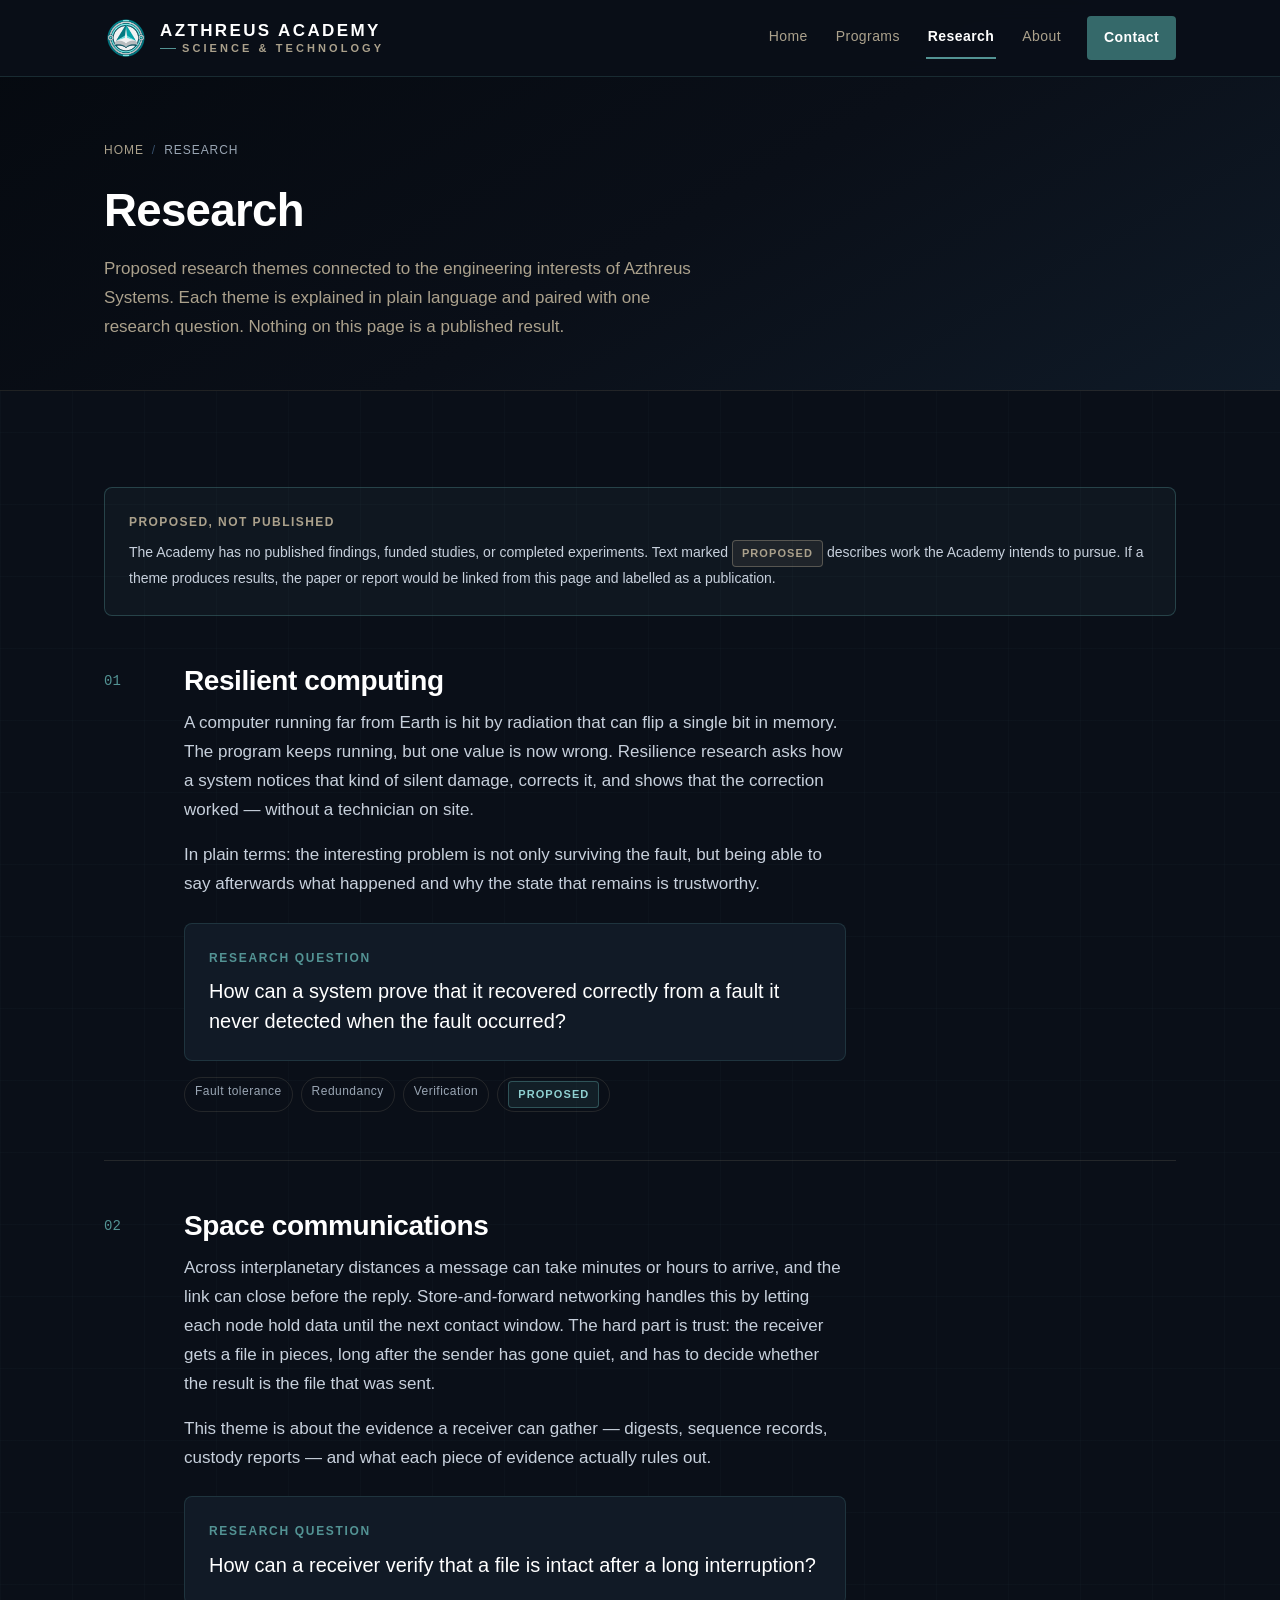
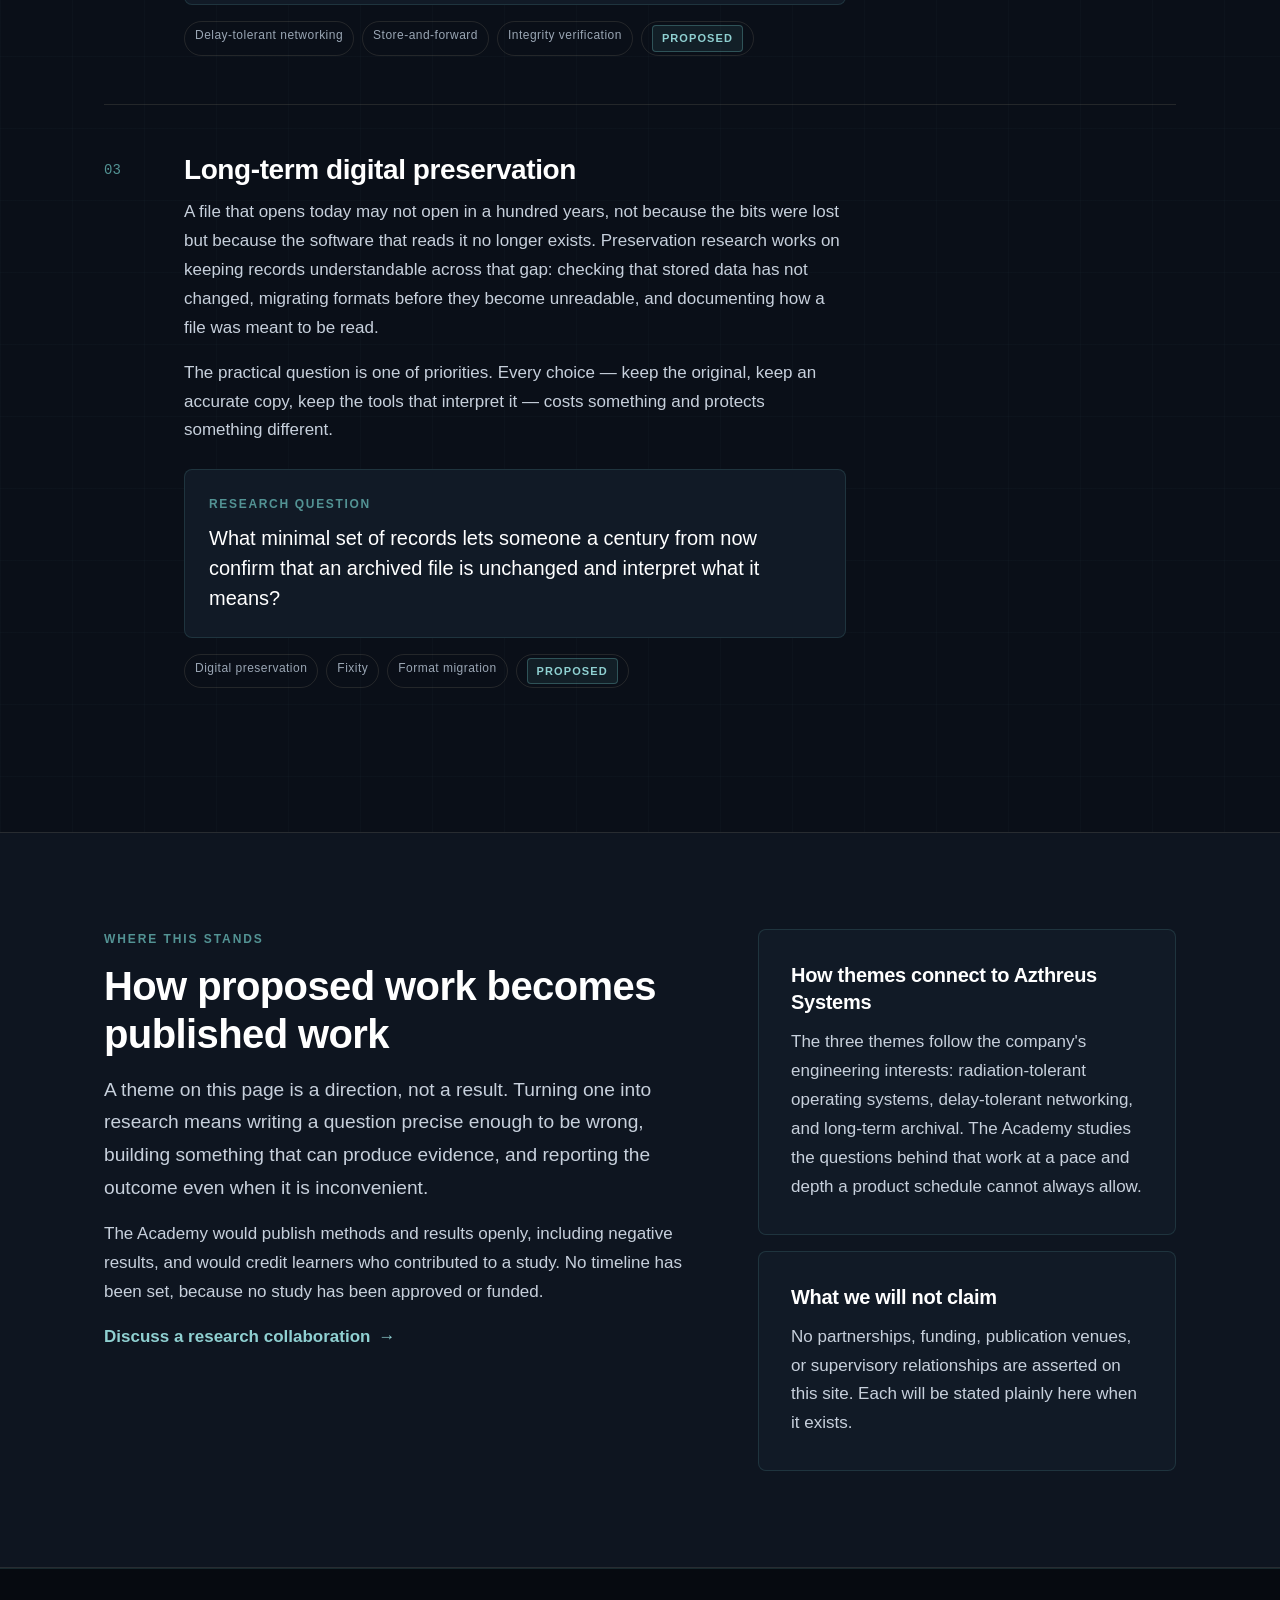
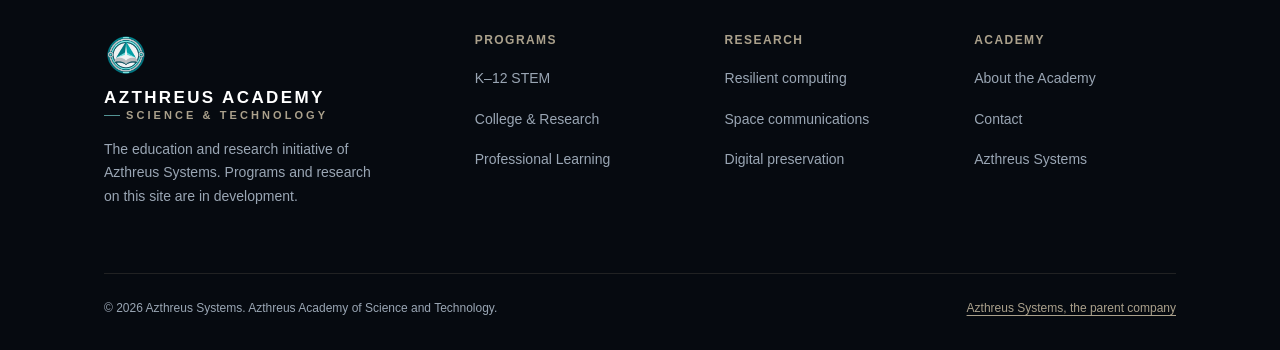
<file: research.html>
<!DOCTYPE html>
<html lang="en" class="no-js">
<head>
  <meta charset="UTF-8">
  <meta name="viewport" content="width=device-width, initial-scale=1.0">
  <title>Research — Azthreus Academy</title>
  <meta name="description" content="Proposed research themes at Azthreus Academy: resilient computing, space communications, and long-term digital preservation, each with one research question.">
  <meta name="theme-color" content="#0a0f18">
  <link rel="icon" href="assets/img/azthreus-academy-favicon.png" type="image/png">
  <link rel="stylesheet" href="assets/css/style.css">
  <script>document.documentElement.classList.remove('no-js');document.documentElement.classList.add('js');</script>
</head>
<body>

  <a class="skip-link" href="#main">Skip to main content</a>

  <header class="site-header">
    <div class="container header-inner">
      <a class="brand" href="index.html">
        <img class="brand__mark" src="assets/img/azthreus-academy.png" alt="" width="44" height="44" decoding="async">
        <span class="wordmark">
          <span class="wordmark__name">Azthreus Academy</span>
          <span class="wordmark__sub">Science &amp; Technology</span>
        </span>
      </a>

      <button class="nav-toggle" type="button" aria-expanded="false" aria-controls="primary-nav" aria-label="Open main menu">
        <span class="nav-toggle__bars" aria-hidden="true"><span></span><span></span><span></span></span>
        <span class="nav-toggle__label">Menu</span>
      </button>

      <nav aria-label="Primary">
        <ul class="nav-menu" id="primary-nav">
          <li><a href="index.html">Home</a></li>
          <li><a href="programs.html">Programs</a></li>
          <li><a href="research.html" aria-current="page">Research</a></li>
          <li><a href="about.html">About</a></li>
          <li class="nav-cta"><a href="contact.html">Contact</a></li>
        </ul>
      </nav>
    </div>
  </header>

  <main id="main">
    <div class="page-hero">
      <div class="container">
        <ol class="breadcrumb">
          <li><a href="index.html">Home</a></li>
          <li>Research</li>
        </ol>
        <h1 class="page-hero__title">Research</h1>
        <p>
          Proposed research themes connected to the engineering interests of Azthreus Systems. Each
          theme is explained in plain language and paired with one research question. Nothing on
          this page is a published result.
        </p>
      </div>
    </div>

    <section class="section">
      <div class="container">
        <div class="note note--accent" role="note">
          <span class="note__title">Proposed, not published</span>
          <p>
            The Academy has no published findings, funded studies, or completed experiments. Text
            marked <span class="status">Proposed</span> describes work the Academy intends to
            pursue. If a theme produces results, the paper or report would be linked from this page
            and labelled as a publication.
          </p>
        </div>

        <div class="theme-list">

          <article class="theme" id="resilient-computing" aria-labelledby="resilient-title">
            <div class="theme__index" aria-hidden="true">01</div>
            <div class="theme__body">
              <h2 class="theme__title" id="resilient-title">Resilient computing</h2>
              <p>
                A computer running far from Earth is hit by radiation that can flip a single bit in
                memory. The program keeps running, but one value is now wrong. Resilience research
                asks how a system notices that kind of silent damage, corrects it, and shows that the
                correction worked — without a technician on site.
              </p>
              <p>
                In plain terms: the interesting problem is not only surviving the fault, but being
                able to say afterwards what happened and why the state that remains is trustworthy.
              </p>
              <div class="question">
                <span class="question__label">Research question</span>
                <p>How can a system prove that it recovered correctly from a fault it never detected when the fault occurred?</p>
              </div>
              <ul class="tag-row">
                <li>Fault tolerance</li>
                <li>Redundancy</li>
                <li>Verification</li>
                <li><span class="status status--proposed">Proposed</span></li>
              </ul>
            </div>
          </article>

          <article class="theme" id="space-communications" aria-labelledby="comms-title">
            <div class="theme__index" aria-hidden="true">02</div>
            <div class="theme__body">
              <h2 class="theme__title" id="comms-title">Space communications</h2>
              <p>
                Across interplanetary distances a message can take minutes or hours to arrive, and
                the link can close before the reply. Store-and-forward networking handles this by
                letting each node hold data until the next contact window. The hard part is trust:
                the receiver gets a file in pieces, long after the sender has gone quiet, and has to
                decide whether the result is the file that was sent.
              </p>
              <p>
                This theme is about the evidence a receiver can gather — digests, sequence records,
                custody reports — and what each piece of evidence actually rules out.
              </p>
              <div class="question">
                <span class="question__label">Research question</span>
                <p>How can a receiver verify that a file is intact after a long interruption?</p>
              </div>
              <ul class="tag-row">
                <li>Delay-tolerant networking</li>
                <li>Store-and-forward</li>
                <li>Integrity verification</li>
                <li><span class="status status--proposed">Proposed</span></li>
              </ul>
            </div>
          </article>

          <article class="theme" id="long-term-preservation" aria-labelledby="preservation-title">
            <div class="theme__index" aria-hidden="true">03</div>
            <div class="theme__body">
              <h2 class="theme__title" id="preservation-title">Long-term digital preservation</h2>
              <p>
                A file that opens today may not open in a hundred years, not because the bits were
                lost but because the software that reads it no longer exists. Preservation research
                works on keeping records understandable across that gap: checking that stored data
                has not changed, migrating formats before they become unreadable, and documenting how
                a file was meant to be read.
              </p>
              <p>
                The practical question is one of priorities. Every choice — keep the original, keep
                an accurate copy, keep the tools that interpret it — costs something and protects
                something different.
              </p>
              <div class="question">
                <span class="question__label">Research question</span>
                <p>What minimal set of records lets someone a century from now confirm that an archived file is unchanged and interpret what it means?</p>
              </div>
              <ul class="tag-row">
                <li>Digital preservation</li>
                <li>Fixity</li>
                <li>Format migration</li>
                <li><span class="status status--proposed">Proposed</span></li>
              </ul>
            </div>
          </article>

        </div>
      </div>
    </section>

    <section class="section section--alt" aria-labelledby="research-status-title">
      <div class="container">
        <div class="split">
          <div>
            <p class="eyebrow">Where this stands</p>
            <h2 id="research-status-title">How proposed work becomes published work</h2>
            <p class="lede">
              A theme on this page is a direction, not a result. Turning one into research means
              writing a question precise enough to be wrong, building something that can produce
              evidence, and reporting the outcome even when it is inconvenient.
            </p>
            <p>
              The Academy would publish methods and results openly, including negative results, and
              would credit learners who contributed to a study. No timeline has been set, because no
              study has been approved or funded.
            </p>
            <a class="link-arrow" href="contact.html">Discuss a research collaboration</a>
          </div>

          <div class="stack">
            <div class="card">
              <h3>How themes connect to Azthreus Systems</h3>
              <p>
                The three themes follow the company's engineering interests: radiation-tolerant
                operating systems, delay-tolerant networking, and long-term archival. The Academy
                studies the questions behind that work at a pace and depth a product schedule cannot
                always allow.
              </p>
            </div>
            <div class="card">
              <h3>What we will not claim</h3>
              <p>
                No partnerships, funding, publication venues, or supervisory relationships are
                asserted on this site. Each will be stated plainly here when it exists.
              </p>
            </div>
          </div>
        </div>
      </div>
    </section>
  </main>

  <footer class="site-footer">
    <div class="container">
      <div class="footer-grid">
        <div class="footer-brand">
          <img class="footer-brand__mark" src="assets/img/azthreus-academy.png" alt="" width="44" height="44" loading="lazy" decoding="async">
          <span class="wordmark">
            <span class="wordmark__name">Azthreus Academy</span>
            <span class="wordmark__sub">Science &amp; Technology</span>
          </span>
          <p>
            The education and research initiative of Azthreus Systems. Programs and research on
            this site are in development.
          </p>
        </div>

        <div class="footer-col">
          <h2>Programs</h2>
          <ul>
            <li><a href="programs.html#k12">K–12 STEM</a></li>
            <li><a href="programs.html#college">College &amp; Research</a></li>
            <li><a href="programs.html#professional">Professional Learning</a></li>
          </ul>
        </div>

        <div class="footer-col">
          <h2>Research</h2>
          <ul>
            <li><a href="research.html#resilient-computing">Resilient computing</a></li>
            <li><a href="research.html#space-communications">Space communications</a></li>
            <li><a href="research.html#long-term-preservation">Digital preservation</a></li>
          </ul>
        </div>

        <div class="footer-col">
          <h2>Academy</h2>
          <ul>
            <li><a href="about.html">About the Academy</a></li>
            <li><a href="contact.html">Contact</a></li>
            <li><a href="https://stpnpl.github.io/azthreus-systems/">Azthreus Systems</a></li>
          </ul>
        </div>
      </div>

      <div class="footer-bottom">
        <p>&copy; <span id="copyright-year">2026</span> Azthreus Systems. Azthreus Academy of Science and Technology.</p>
        <p><a href="https://stpnpl.github.io/azthreus-systems/">Azthreus Systems, the parent company</a></p>
      </div>
    </div>
  </footer>

  <script src="assets/js/nav.js"></script>
</body>
</html>
</file>
<file: assets/css/style.css>
/* ==========================================================================
   AZTHREUS ACADEMY — SHARED THEME
   Education and research initiative of Azthreus Systems.

   Palette (inherited from the Azthreus Systems brand, adjusted for readability)
   --navy        #0A0F18  page background
   --navy-2      #0E1520  alternating section background
   --surface     #111A26  cards, panels
   --steel       #38506C  structural surfaces, borders
   --slate       #414C6B  secondary surfaces
   --teal        #539394  accent lines, eyebrow labels, hovers
   --teal-deep   #35696A  primary button background (white text, 6.2:1)
   --teal-light  #8FD0D1  inline links, focus rings (11:1 on navy)
   --sand        #ABA18C  secondary text and dividers (7.5:1 on navy)
   --text        #C7D0DC  body copy (12:1 on navy)
   --text-dim    #9AA6B4  captions and meta text (7.8:1 on navy)

   Shared tokens for colour, type, spacing, buttons and form controls are
   defined once here so they can be reused by azthreus-isms later.
   ========================================================================== */

/* ---------- 1. Tokens ---------- */
:root {
  /* Colour */
  --navy: #0a0f18;
  --navy-2: #0e1520;
  --surface: #111a26;
  --surface-2: #16202e;
  --steel: #38506c;
  --slate: #414c6b;
  --teal: #539394;
  --teal-deep: #35696a;
  --teal-deep-hover: #2b5758;
  --teal-light: #8fd0d1;
  --sand: #aba18c;
  --text: #c7d0dc;
  --text-dim: #9aa6b4;
  --white: #ffffff;

  --line: rgba(83, 147, 148, 0.22);
  --line-soft: rgba(171, 161, 140, 0.16);

  /* Typography */
  --font-sans: -apple-system, BlinkMacSystemFont, "Segoe UI", "Helvetica Neue",
    Arial, "Noto Sans", sans-serif;
  --font-mono: ui-monospace, SFMono-Regular, "SF Mono", Menlo, Consolas,
    "Liberation Mono", monospace;

  --fs-xs: 0.75rem;
  --fs-sm: 0.875rem;
  --fs-base: 1rem;
  --fs-md: 1.0625rem;
  --fs-lg: 1.25rem;
  --fs-xl: clamp(1.5rem, 2.6vw, 2rem);
  --fs-2xl: clamp(1.75rem, 3.4vw, 2.5rem);
  --fs-hero: clamp(2rem, 4.4vw, 3.05rem);

  /* Spacing scale */
  --space-1: 4px;
  --space-2: 8px;
  --space-3: 12px;
  --space-4: 16px;
  --space-5: 24px;
  --space-6: 32px;
  --space-7: 48px;
  --space-8: 64px;
  --space-9: 96px;

  /* Structure */
  --container: 1120px;
  --header-h: 76px;
  --radius-sm: 4px;
  --radius: 8px;
  --radius-lg: 12px;
  --shadow: 0 18px 40px rgba(0, 0, 0, 0.35);
  --transition: 0.22s ease;
}

/* ---------- 2. Reset and base ---------- */
*,
*::before,
*::after {
  box-sizing: border-box;
}

html {
  -webkit-text-size-adjust: 100%;
  scroll-behavior: smooth;
}

body {
  margin: 0;
  background-color: var(--navy);
  /* Subtle engineering grid, carried over from the parent site. */
  background-image: linear-gradient(rgba(83, 147, 148, 0.035) 1px, transparent 1px),
    linear-gradient(90deg, rgba(83, 147, 148, 0.035) 1px, transparent 1px);
  background-size: 72px 72px;
  color: var(--text);
  font-family: var(--font-sans);
  font-size: var(--fs-md);
  line-height: 1.7;
}

img,
svg {
  max-width: 100%;
  display: block;
}

h1,
h2,
h3,
h4 {
  color: var(--white);
  font-weight: 700;
  line-height: 1.2;
  letter-spacing: -0.015em;
  margin: 0 0 var(--space-4);
}

h1 {
  font-size: var(--fs-hero);
}

h2 {
  font-size: var(--fs-2xl);
}

h3 {
  font-size: var(--fs-lg);
  line-height: 1.35;
}

h4 {
  font-size: var(--fs-base);
  line-height: 1.4;
}

p {
  margin: 0 0 var(--space-4);
}

ul,
ol {
  margin: 0 0 var(--space-4);
  padding-left: 1.15em;
}

li {
  margin-bottom: var(--space-2);
}

a {
  color: var(--teal-light);
  text-decoration: underline;
  text-decoration-thickness: 1px;
  text-underline-offset: 3px;
  transition: color var(--transition), text-decoration-color var(--transition);
}

a:hover {
  color: var(--white);
}

strong {
  color: var(--white);
  font-weight: 600;
}

hr {
  border: 0;
  border-top: 1px solid var(--line);
  margin: var(--space-7) 0;
}

/* Visible keyboard focus everywhere. */
:focus-visible {
  outline: 3px solid var(--teal-light);
  outline-offset: 2px;
  border-radius: 2px;
}

/* Anchored sections clear the fixed header. */
[id] {
  scroll-margin-top: calc(var(--header-h) + 20px);
}

/* ---------- 3. Layout helpers ---------- */
.container {
  width: 100%;
  max-width: var(--container);
  margin: 0 auto;
  padding: 0 var(--space-5);
}

.section {
  padding: var(--space-9) 0;
}

.section--alt {
  background: var(--navy-2);
  border-top: 1px solid var(--line-soft);
  border-bottom: 1px solid var(--line-soft);
}

.section--tight {
  padding: var(--space-8) 0;
}

.stack > * + * {
  margin-top: var(--space-4);
}

.measure {
  max-width: 62ch;
}

.visually-hidden {
  position: absolute !important;
  width: 1px;
  height: 1px;
  padding: 0;
  margin: -1px;
  overflow: hidden;
  clip: rect(0 0 0 0);
  white-space: nowrap;
  border: 0;
}

.skip-link {
  position: absolute;
  top: -100px;
  left: var(--space-4);
  z-index: 2000;
  padding: var(--space-3) var(--space-4);
  background: var(--teal-deep);
  color: var(--white);
  font-weight: 600;
  text-decoration: none;
  border-radius: 0 0 var(--radius) var(--radius);
}

.skip-link:focus {
  top: 0;
  color: var(--white);
}

/* Section headings and labels */
.eyebrow {
  display: block;
  margin: 0 0 var(--space-3);
  color: var(--teal);
  font-size: var(--fs-xs);
  font-weight: 700;
  letter-spacing: 0.16em;
  text-transform: uppercase;
}

.section-head {
  max-width: 68ch;
  margin-bottom: var(--space-7);
}

.section-head p {
  color: var(--sand);
  font-size: var(--fs-md);
  margin-bottom: 0;
}

.lede {
  font-size: clamp(1.0625rem, 1.6vw, 1.2rem);
  color: var(--text);
}

/* ---------- 4. Header and navigation ---------- */
.site-header {
  position: fixed;
  top: 0;
  left: 0;
  right: 0;
  z-index: 1000;
  background: rgba(10, 15, 24, 0.96);
  border-bottom: 1px solid var(--line);
  backdrop-filter: blur(10px);
}

.header-inner {
  display: flex;
  align-items: center;
  justify-content: space-between;
  gap: var(--space-4);
  min-height: var(--header-h);
}

.brand {
  display: inline-flex;
  align-items: center;
  gap: var(--space-3);
  color: var(--white);
  text-decoration: none;
  padding: var(--space-2) 0;
}

/* Academy emblem, used as the mark next to the text wordmark. */
.brand__mark {
  flex: none;
  width: 44px;
  height: 44px;
  object-fit: contain;
}

.brand:hover {
  color: var(--white);
}

/* Text wordmark. No seal, no image dependency. */
.wordmark {
  display: flex;
  flex-direction: column;
  line-height: 1.05;
}

.wordmark__name {
  font-size: 1.0625rem;
  font-weight: 700;
  letter-spacing: 0.14em;
  text-transform: uppercase;
  color: var(--white);
}

.wordmark__sub {
  display: flex;
  align-items: center;
  gap: 6px;
  margin-top: 3px;
  font-size: 0.6875rem;
  font-weight: 600;
  letter-spacing: 0.28em;
  text-transform: uppercase;
  color: var(--sand);
}

.wordmark__sub::before {
  content: "";
  width: 16px;
  height: 1px;
  background: var(--teal);
  flex: none;
}

.brand:focus-visible .wordmark__name {
  color: var(--teal-light);
}

.nav-toggle {
  display: none;
  align-items: center;
  gap: var(--space-2);
  padding: 10px 12px;
  min-height: 44px;
  background: transparent;
  border: 1px solid var(--line);
  border-radius: var(--radius-sm);
  color: var(--sand);
  font: inherit;
  font-size: var(--fs-sm);
  font-weight: 600;
  letter-spacing: 0.04em;
  cursor: pointer;
}

.nav-toggle:hover {
  color: var(--white);
  border-color: var(--teal);
}

.nav-toggle__bars {
  display: block;
  width: 18px;
  height: 12px;
  position: relative;
}

.nav-toggle__bars span {
  position: absolute;
  left: 0;
  width: 100%;
  height: 2px;
  background: currentColor;
  border-radius: 2px;
  transition: transform var(--transition), opacity var(--transition);
}

.nav-toggle__bars span:nth-child(1) { top: 0; }
.nav-toggle__bars span:nth-child(2) { top: 5px; }
.nav-toggle__bars span:nth-child(3) { top: 10px; }

.nav-toggle[aria-expanded="true"] .nav-toggle__bars span:nth-child(1) {
  transform: translateY(5px) rotate(45deg);
}

.nav-toggle[aria-expanded="true"] .nav-toggle__bars span:nth-child(2) {
  opacity: 0;
}

.nav-toggle[aria-expanded="true"] .nav-toggle__bars span:nth-child(3) {
  transform: translateY(-5px) rotate(-45deg);
}

.nav-menu {
  display: flex;
  align-items: center;
  gap: var(--space-5);
  list-style: none;
  margin: 0;
  padding: 0;
}

.nav-menu li {
  margin: 0;
}

.nav-menu a {
  display: inline-block;
  padding: var(--space-2) 2px;
  color: var(--sand);
  font-size: var(--fs-sm);
  font-weight: 500;
  letter-spacing: 0.03em;
  text-decoration: none;
  border-bottom: 2px solid transparent;
}

.nav-menu a:hover {
  color: var(--white);
  border-bottom-color: var(--teal);
}

.nav-menu a[aria-current="page"] {
  color: var(--white);
  border-bottom-color: var(--teal);
  font-weight: 600;
}

.nav-menu .nav-cta a {
  padding: 9px 16px;
  background: var(--teal-deep);
  border: 1px solid transparent;
  border-radius: var(--radius-sm);
  color: var(--white);
  font-weight: 600;
}

.nav-menu .nav-cta a:hover,
.nav-menu .nav-cta a[aria-current="page"] {
  background: var(--teal-deep-hover);
  border-bottom-color: transparent;
  color: var(--white);
}

/* ---------- 5. Buttons (shared, reusable) ---------- */
.btn {
  display: inline-flex;
  align-items: center;
  justify-content: center;
  gap: var(--space-2);
  min-height: 46px;
  padding: 12px 22px;
  border: 1px solid transparent;
  border-radius: var(--radius-sm);
  font-family: inherit;
  font-size: var(--fs-sm);
  font-weight: 600;
  letter-spacing: 0.02em;
  text-decoration: none;
  cursor: pointer;
  transition: background var(--transition), border-color var(--transition),
    color var(--transition), transform var(--transition);
}

.btn-primary {
  background: var(--teal-deep);
  border-color: var(--teal-deep);
  color: var(--white);
}

.btn-primary:hover {
  background: var(--teal-deep-hover);
  border-color: var(--teal-deep-hover);
  color: var(--white);
}

.btn-secondary {
  background: transparent;
  border-color: var(--steel);
  color: var(--white);
}

.btn-secondary:hover {
  border-color: var(--teal);
  background: rgba(83, 147, 148, 0.12);
  color: var(--white);
}

.btn:active {
  transform: translateY(1px);
}

.link-arrow {
  display: inline-flex;
  flex-wrap: wrap;
  align-items: center;
  gap: var(--space-2);
  overflow-wrap: anywhere;
  font-weight: 600;
  text-decoration: none;
  color: var(--teal-light);
}

.link-arrow::after {
  content: "\2192";
  transition: transform var(--transition);
}

.link-arrow:hover::after {
  transform: translateX(4px);
}

/* ---------- 6. Hero and page titles ---------- */
.hero {
  position: relative;
  overflow: hidden;
  padding: calc(var(--header-h) + var(--space-9)) 0 var(--space-9);
  background: radial-gradient(
      1100px 480px at 82% -10%,
      rgba(56, 80, 108, 0.42),
      transparent 70%
    ),
    linear-gradient(160deg, #05090f 0%, var(--navy) 45%, #0e1a26 100%);
  border-bottom: 1px solid var(--line-soft);
}

.hero__inner {
  position: relative;
  z-index: 1;
  max-width: 50rem;
}

.hero__eyebrow {
  display: inline-flex;
  align-items: center;
  gap: var(--space-2);
  margin: 0 0 var(--space-6);
  padding: 6px 14px;
  border: 1px solid var(--line);
  border-radius: 999px;
  background: rgba(83, 147, 148, 0.1);
  color: var(--teal-light);
  font-size: var(--fs-xs);
  font-weight: 600;
  letter-spacing: 0.1em;
  text-transform: uppercase;
}

.hero__title {
  margin-bottom: var(--space-5);
}

.hero__title span {
  display: block;
  color: var(--teal-light);
}

.hero__lede {
  max-width: 58ch;
  color: var(--text);
  font-size: clamp(1.0625rem, 1.7vw, 1.1875rem);
  margin-bottom: var(--space-6);
}

.hero__actions {
  display: flex;
  flex-wrap: wrap;
  gap: var(--space-3);
  margin-bottom: var(--space-5);
}

.hero__note {
  margin: 0;
  color: var(--text-dim);
  font-size: var(--fs-sm);
  max-width: 60ch;
}

.page-hero {
  position: relative;
  padding: calc(var(--header-h) + var(--space-8)) 0 var(--space-7);
  background: linear-gradient(150deg, #05090f 0%, var(--navy) 55%, #0f1a27 100%);
  border-bottom: 1px solid var(--line-soft);
}

.page-hero__title {
  font-size: clamp(1.9rem, 4vw, 2.85rem);
  margin-bottom: var(--space-4);
}

.page-hero p {
  max-width: 64ch;
  color: var(--sand);
  margin-bottom: 0;
}

.breadcrumb {
  display: flex;
  flex-wrap: wrap;
  align-items: center;
  gap: var(--space-2);
  margin: 0 0 var(--space-5);
  padding: 0;
  list-style: none;
  font-size: var(--fs-xs);
  letter-spacing: 0.08em;
  text-transform: uppercase;
  color: var(--text-dim);
}

.breadcrumb li {
  margin: 0;
}

.breadcrumb li + li::before {
  content: "/";
  margin-right: var(--space-2);
  color: var(--steel);
}

.breadcrumb a {
  color: var(--sand);
  text-decoration: none;
}

.breadcrumb a:hover {
  color: var(--white);
  text-decoration: underline;
}

/* ---------- 7. Audience cards ---------- */
.audience-grid {
  display: grid;
  grid-template-columns: repeat(3, 1fr);
  gap: var(--space-5);
}

.audience-card {
  position: relative;
  display: flex;
  flex-direction: column;
  padding: var(--space-6);
  background: linear-gradient(150deg, rgba(65, 76, 107, 0.34), rgba(17, 26, 38, 0.9));
  border: 1px solid var(--line);
  border-radius: var(--radius);
  text-decoration: none;
  color: var(--text);
  transition: border-color var(--transition), transform var(--transition),
    background var(--transition);
}

.audience-card::before {
  content: "";
  position: absolute;
  inset: 0 0 auto;
  height: 2px;
  background: linear-gradient(90deg, var(--teal), var(--steel));
  opacity: 0.5;
  transition: opacity var(--transition);
  border-radius: var(--radius) var(--radius) 0 0;
}

.audience-card:hover,
.audience-card:focus-visible {
  transform: translateY(-3px);
  border-color: rgba(83, 147, 148, 0.55);
  background: linear-gradient(150deg, rgba(65, 76, 107, 0.5), rgba(22, 32, 46, 0.95));
}

.audience-card:hover::before,
.audience-card:focus-visible::before {
  opacity: 1;
}

.audience-card__kicker {
  display: block;
  margin-bottom: var(--space-3);
  color: var(--teal);
  font-size: var(--fs-xs);
  font-weight: 700;
  letter-spacing: 0.14em;
  text-transform: uppercase;
}

.audience-card__title {
  margin-bottom: var(--space-3);
  color: var(--white);
  font-size: 1.3125rem;
}

.audience-card__text {
  margin: 0 0 var(--space-5);
  font-size: var(--fs-sm);
  color: var(--text);
}

.audience-card__link {
  margin-top: auto;
  display: inline-flex;
  align-items: center;
  gap: var(--space-2);
  color: var(--teal-light);
  font-size: var(--fs-sm);
  font-weight: 600;
}

.audience-card:hover .audience-card__link::after,
.audience-card:focus-visible .audience-card__link::after {
  transform: translateX(4px);
}

.audience-card__link::after {
  content: "\2192";
  transition: transform var(--transition);
}

/* ---------- 8. Cards, panels, callouts ---------- */
.card {
  padding: var(--space-6);
  background: var(--surface);
  border: 1px solid var(--line);
  border-radius: var(--radius);
}

.card h3 {
  margin-bottom: var(--space-3);
}

.card p:last-child {
  margin-bottom: 0;
}

.card-grid {
  display: grid;
  grid-template-columns: repeat(auto-fit, minmax(260px, 1fr));
  gap: var(--space-5);
}

.panel {
  padding: var(--space-6);
  background: linear-gradient(150deg, rgba(65, 76, 107, 0.3), rgba(17, 26, 38, 0.92));
  border: 1px solid var(--line);
  border-left: 3px solid var(--teal);
  border-radius: var(--radius);
}

.panel > :last-child {
  margin-bottom: 0;
}

.note {
  padding: var(--space-5);
  background: var(--surface-2);
  border: 1px solid var(--line-soft);
  border-radius: var(--radius);
  color: var(--text-dim);
  font-size: var(--fs-sm);
}

.note--accent {
  margin-bottom: var(--space-7);
  border-color: rgba(83, 147, 148, 0.35);
  background: rgba(83, 147, 148, 0.07);
  color: var(--text);
}

.note > :last-child {
  margin-bottom: 0;
}

.note__title {
  display: block;
  margin-bottom: var(--space-2);
  color: var(--sand);
  font-size: var(--fs-xs);
  font-weight: 700;
  letter-spacing: 0.12em;
  text-transform: uppercase;
}

.status {
  display: inline-block;
  padding: 3px 9px;
  border: 1px solid rgba(171, 161, 140, 0.4);
  border-radius: var(--radius-sm);
  background: rgba(171, 161, 140, 0.1);
  color: var(--sand);
  font-size: 0.6875rem;
  font-weight: 700;
  letter-spacing: 0.1em;
  text-transform: uppercase;
  white-space: nowrap;
}

.status--proposed {
  border-color: rgba(83, 147, 148, 0.45);
  background: rgba(83, 147, 148, 0.12);
  color: var(--teal-light);
}

.section-foot {
  margin: var(--space-6) 0 0;
}

.is-last {
  margin-bottom: 0;
}

/* ---------- 9. Program path sections ---------- */
.path {
  padding: var(--space-8) 0;
  border-top: 1px solid var(--line-soft);
}

.path:first-of-type {
  border-top: 0;
  padding-top: 0;
}

.path__header {
  display: grid;
  grid-template-columns: minmax(0, 1fr) auto;
  gap: var(--space-4);
  align-items: start;
  margin-bottom: var(--space-5);
}

.path__title {
  margin: 0 0 var(--space-2);
  font-size: clamp(1.5rem, 2.6vw, 2rem);
}

.path__audience {
  margin: 0;
  color: var(--sand);
  font-size: var(--fs-sm);
}

.path__body {
  display: grid;
  grid-template-columns: minmax(0, 1.15fr) minmax(0, 1fr);
  gap: var(--space-6);
  align-items: start;
}

.path__lede {
  margin-bottom: var(--space-5);
  color: var(--text);
}

.spec {
  margin: 0 0 var(--space-5);
}

.spec__title {
  margin: 0 0 var(--space-3);
  color: var(--teal);
  font-size: var(--fs-xs);
  font-weight: 700;
  letter-spacing: 0.14em;
  text-transform: uppercase;
}

.spec ul {
  margin: 0;
  padding-left: 1.1em;
  color: var(--text);
  font-size: var(--fs-base);
}

.spec li::marker {
  color: var(--teal);
}

.example {
  padding: var(--space-5);
  background: var(--navy-2);
  border: 1px solid var(--line);
  border-radius: var(--radius);
  box-shadow: var(--shadow);
}

.example__label {
  display: block;
  margin-bottom: var(--space-2);
  color: var(--sand);
  font-size: var(--fs-xs);
  font-weight: 700;
  letter-spacing: 0.12em;
  text-transform: uppercase;
}

.example__title {
  margin: 0 0 var(--space-3);
  font-size: var(--fs-base);
  color: var(--white);
}

.example p {
  font-size: var(--fs-sm);
  margin-bottom: var(--space-3);
}

.example ol,
.example ul {
  font-size: var(--fs-sm);
  margin-bottom: 0;
}

.example > :last-child {
  margin-bottom: 0;
}

/* ---------- 10. Research themes ---------- */
.theme {
  display: grid;
  grid-template-columns: 56px minmax(0, 1fr);
  gap: var(--space-5);
  padding: var(--space-7) 0;
  border-top: 1px solid var(--line-soft);
}

.theme:first-of-type {
  border-top: 0;
  padding-top: 0;
}

.theme__index {
  font-family: var(--font-mono);
  font-size: var(--fs-sm);
  color: var(--teal);
  padding-top: 6px;
}

.theme__title {
  margin: 0 0 var(--space-3);
  font-size: clamp(1.35rem, 2.3vw, 1.75rem);
}

.theme__body {
  max-width: 70ch;
}

.theme__body p {
  color: var(--text);
}

.question {
  margin: var(--space-5) 0 0;
  padding: var(--space-5);
  background: var(--surface);
  border: 1px solid var(--line);
  border-radius: var(--radius);
}

.question__label {
  display: block;
  margin-bottom: var(--space-2);
  color: var(--teal);
  font-size: var(--fs-xs);
  font-weight: 700;
  letter-spacing: 0.14em;
  text-transform: uppercase;
}

.question p {
  margin: 0;
  color: var(--white);
  font-size: var(--fs-lg);
  line-height: 1.5;
}

.tag-row {
  display: flex;
  flex-wrap: wrap;
  gap: var(--space-2);
  margin: var(--space-4) 0 0;
  padding: 0;
  list-style: none;
}

.tag-row li {
  margin: 0;
  padding: 3px 10px;
  border: 1px solid var(--line-soft);
  border-radius: 999px;
  color: var(--text-dim);
  font-size: var(--fs-xs);
  letter-spacing: 0.04em;
}

/* ---------- 11. Prose blocks (About, Contact) ---------- */
.prose {
  max-width: 68ch;
}

.prose h2 {
  margin-top: var(--space-8);
  font-size: var(--fs-xl);
}

.prose h2:first-child {
  margin-top: 0;
}

.prose h3 {
  margin-top: var(--space-6);
  font-size: var(--fs-base);
  color: var(--teal-light);
  letter-spacing: 0;
}

.prose p,
.prose li {
  color: var(--text);
}

.prose a {
  color: var(--teal-light);
  overflow-wrap: anywhere;
}

.split {
  display: grid;
  grid-template-columns: minmax(0, 1.45fr) minmax(0, 1fr);
  gap: var(--space-7);
  align-items: start;
}

.aside {
  position: sticky;
  top: calc(var(--header-h) + var(--space-5));
}

.aside__title {
  margin: 0 0 var(--space-3);
  color: var(--sand);
  font-size: var(--fs-xs);
  font-weight: 700;
  letter-spacing: 0.12em;
  text-transform: uppercase;
}

.aside ul {
  list-style: none;
  margin: 0;
  padding: 0;
  font-size: var(--fs-sm);
}

.aside li {
  margin: 0;
  padding: var(--space-3) 0;
  border-bottom: 1px solid var(--line-soft);
}

.aside li:last-child {
  border-bottom: 0;
}

.aside a {
  color: var(--text);
  text-decoration: none;
  font-weight: 500;
}

.aside a:hover {
  color: var(--teal-light);
  text-decoration: underline;
}

/* Contact route cards */
.route-grid {
  display: grid;
  grid-template-columns: repeat(auto-fit, minmax(280px, 1fr));
  gap: var(--space-5);
}

.route {
  display: flex;
  flex-direction: column;
  padding: var(--space-6);
  background: var(--surface);
  border: 1px solid var(--line);
  border-radius: var(--radius);
}

.route h2,
.route h3 {
  font-size: var(--fs-lg);
  margin-bottom: var(--space-3);
}

.route p {
  font-size: var(--fs-sm);
}

.route > :last-child {
  margin-bottom: 0;
}

.route__subhead {
  margin: var(--space-3) 0 var(--space-2);
  color: var(--teal-light);
  font-size: var(--fs-base);
  letter-spacing: 0;
}

.route ul {
  padding-left: 1.1em;
  font-size: var(--fs-sm);
}

.route li::marker {
  color: var(--teal);
}

.route__meta {
  margin-top: auto;
  padding-top: var(--space-4);
  border-top: 1px solid var(--line-soft);
  color: var(--text-dim);
  font-size: var(--fs-xs);
  letter-spacing: 0.04em;
}

/* ---------- 12. Footer ---------- */
.site-footer {
  padding: var(--space-8) 0 var(--space-6);
  background: #060a10;
  border-top: 1px solid var(--line);
}

.footer-grid {
  display: grid;
  grid-template-columns: 1.6fr 1fr 1fr 1fr;
  gap: var(--space-7);
  margin-bottom: var(--space-7);
}

.footer-brand__mark {
  width: 44px;
  height: 44px;
  margin-bottom: var(--space-3);
  object-fit: contain;
}

.footer-brand .wordmark {
  margin-bottom: var(--space-4);
}

.footer-brand p {
  max-width: 36ch;
  color: var(--text-dim);
  font-size: var(--fs-sm);
}

.footer-col h2 {
  margin: 0 0 var(--space-4);
  color: var(--sand);
  font-size: var(--fs-xs);
  font-weight: 700;
  letter-spacing: 0.12em;
  text-transform: uppercase;
}

.footer-col ul {
  list-style: none;
  margin: 0;
  padding: 0;
}

.footer-col li {
  margin-bottom: var(--space-3);
}

.footer-col a {
  color: var(--text-dim);
  font-size: var(--fs-sm);
  text-decoration: none;
}

.footer-col a:hover {
  color: var(--teal-light);
  text-decoration: underline;
}

.footer-bottom {
  display: flex;
  flex-wrap: wrap;
  align-items: center;
  justify-content: space-between;
  gap: var(--space-3);
  padding-top: var(--space-5);
  border-top: 1px solid var(--line-soft);
}

.footer-bottom p {
  margin: 0;
  color: var(--text-dim);
  font-size: var(--fs-xs);
}

.footer-bottom a {
  color: var(--sand);
}

/* ---------- 13. Shared form controls (for azthreus-isms) ---------- */
.form-grid {
  display: grid;
  gap: var(--space-5);
  max-width: 560px;
}

.field {
  display: flex;
  flex-direction: column;
  gap: var(--space-2);
}

.field label,
.field__label {
  color: var(--white);
  font-size: var(--fs-sm);
  font-weight: 600;
}

.field__hint {
  color: var(--text-dim);
  font-size: var(--fs-xs);
}

.input,
.select,
.textarea {
  width: 100%;
  padding: 11px 14px;
  min-height: 46px;
  background: var(--navy-2);
  border: 1px solid var(--steel);
  border-radius: var(--radius-sm);
  color: var(--white);
  font-family: inherit;
  font-size: var(--fs-base);
  line-height: 1.5;
  transition: border-color var(--transition), background var(--transition);
}

.textarea {
  min-height: 140px;
  resize: vertical;
}

.select {
  appearance: none;
  background-image: linear-gradient(45deg, transparent 50%, var(--sand) 50%),
    linear-gradient(135deg, var(--sand) 50%, transparent 50%);
  background-position: calc(100% - 20px) 50%, calc(100% - 14px) 50%;
  background-size: 6px 6px, 6px 6px;
  background-repeat: no-repeat;
  padding-right: 44px;
}

.input:hover,
.select:hover,
.textarea:hover {
  border-color: var(--teal);
}

.input:focus-visible,
.select:focus-visible,
.textarea:focus-visible {
  outline: 3px solid var(--teal-light);
  outline-offset: 2px;
  border-color: var(--teal-light);
}

.input::placeholder,
.textarea::placeholder {
  color: #7f8b99;
}

.field__error {
  color: #f0b8a8;
  font-size: var(--fs-xs);
}

.input[aria-invalid="true"],
.textarea[aria-invalid="true"],
.select[aria-invalid="true"] {
  border-color: #d68e7c;
}

/* ---------- 14. Responsive ---------- */
@media (max-width: 980px) {
  .audience-grid {
    grid-template-columns: repeat(2, 1fr);
  }

  .path__body,
  .split {
    grid-template-columns: minmax(0, 1fr);
  }

  .aside {
    position: static;
  }

  .footer-grid {
    grid-template-columns: 1fr 1fr;
    gap: var(--space-6);
  }
}

@media (max-width: 820px) {
  :root {
    --header-h: 68px;
  }

  /* The toggle only appears when JavaScript is available to drive it. */
  .js .nav-toggle {
    display: inline-flex;
  }

  .js .nav-menu {
    display: none;
    position: absolute;
    top: var(--header-h);
    left: 0;
    right: 0;
    flex-direction: column;
    align-items: stretch;
    gap: 0;
    max-height: calc(100vh - var(--header-h));
    overflow-y: auto;
    padding: var(--space-3) var(--space-5) var(--space-5);
    background: #0a0f18;
    border-bottom: 1px solid var(--line);
    box-shadow: var(--shadow);
  }

  /* Only shown when the toggle has been activated (JS adds .is-open). */
  .js .nav-menu.is-open {
    display: flex;
  }

  /* No-JavaScript fallback: the links stay visible as a stacked list. */
  html:not(.js) .site-header {
    position: static;
  }

  html:not(.js) .header-inner {
    flex-wrap: wrap;
    align-items: flex-start;
    padding-bottom: var(--space-3);
  }

  html:not(.js) .header-inner > nav {
    order: 3;
    width: 100%;
  }

  html:not(.js) .nav-menu {
    flex-direction: column;
    align-items: stretch;
    gap: 0;
    width: 100%;
    margin-top: var(--space-2);
  }

  html:not(.js) .nav-menu li {
    border-bottom: 1px solid var(--line-soft);
  }

  html:not(.js) .nav-menu li:last-child {
    border-bottom: 0;
  }

  html:not(.js) .nav-menu a {
    display: block;
    padding: var(--space-3) 0;
    border-bottom: 0;
  }

  html:not(.js) .nav-menu .nav-cta {
    margin-top: var(--space-3);
  }

  html:not(.js) .nav-menu .nav-cta a {
    padding: 12px 16px;
    text-align: center;
  }

  html:not(.js) .hero {
    padding-top: var(--space-8);
  }

  html:not(.js) .page-hero {
    padding-top: var(--space-7);
  }

  .nav-menu li {
    border-bottom: 1px solid var(--line-soft);
  }

  .nav-menu li:last-child {
    border-bottom: 0;
  }

  .nav-menu a {
    display: block;
    padding: var(--space-4) 0;
    border-bottom: 0;
    font-size: var(--fs-base);
  }

  .nav-menu a[aria-current="page"] {
    color: var(--teal-light);
    border-bottom: 0;
  }

  .nav-menu .nav-cta {
    margin-top: var(--space-3);
  }

  .nav-menu .nav-cta a {
    text-align: center;
    padding: 12px 16px;
  }

  .headline--hero {
    font-size: clamp(1.9rem, 8vw, 2.6rem);
  }

  .hero {
    padding-top: calc(var(--header-h) + var(--space-8));
  }

  .section {
    padding: var(--space-8) 0;
  }
}

@media (max-width: 620px) {
  .container {
    padding: 0 var(--space-4);
  }

  .audience-grid {
    grid-template-columns: 1fr;
  }

  .path__header {
    grid-template-columns: minmax(0, 1fr);
  }

  .path {
    padding: var(--space-7) 0;
  }

  .theme {
    grid-template-columns: minmax(0, 1fr);
    gap: var(--space-3);
  }

  .theme__index {
    padding-top: 0;
  }

  .footer-grid {
    grid-template-columns: 1fr;
    gap: var(--space-6);
  }

  .hero__actions .btn {
    width: 100%;
  }

  .brand {
    gap: var(--space-2);
  }

  .brand__mark {
    width: 36px;
    height: 36px;
  }

  .wordmark__name {
    font-size: 1rem;
    letter-spacing: 0.06em;
  }

  .wordmark__sub {
    font-size: 0.5625rem;
    letter-spacing: 0.16em;
  }

  .wordmark__sub::before {
    width: 12px;
  }

  .nav-toggle {
    padding: 10px 10px;
  }

  .question p {
    font-size: 1.0625rem;
  }
}

@media (max-width: 430px) {
  .header-inner {
    gap: var(--space-2);
  }

  .nav-toggle__label {
    display: none;
  }

  .nav-toggle {
    padding: 10px 12px;
  }
}

@media (max-width: 380px) {
  .brand {
    gap: 6px;
  }

  .brand__mark {
    width: 32px;
    height: 32px;
  }

  .wordmark__name {
    font-size: 0.875rem;
    letter-spacing: 0.04em;
  }

  .wordmark__sub {
    font-size: 0.5rem;
    letter-spacing: 0.12em;
  }
}

/* ---------- 15. Motion, high contrast, print ---------- */
@media (prefers-reduced-motion: reduce) {
  html {
    scroll-behavior: auto;
  }

  *,
  *::before,
  *::after {
    animation-duration: 0.001ms !important;
    animation-iteration-count: 1 !important;
    transition-duration: 0.001ms !important;
    scroll-behavior: auto !important;
  }

  .audience-card:hover,
  .audience-card:focus-visible,
  .btn:active {
    transform: none;
  }
}

@media (prefers-contrast: more) {
  :root {
    --text: #e6ebf2;
    --text-dim: #c9d2dd;
    --line: rgba(143, 208, 209, 0.5);
    --line-soft: rgba(171, 161, 140, 0.35);
  }

  .audience-card,
  .card,
  .panel,
  .note {
    border-width: 2px;
  }
}

@media (forced-colors: active) {
  .btn,
  .audience-card,
  .nav-toggle {
    border: 1px solid ButtonText;
  }
}

@media print {
  .site-header,
  .site-footer,
  .skip-link,
  .hero__actions {
    display: none;
  }

  body {
    background: #ffffff;
    color: #101820;
    background-image: none;
  }

  h1,
  h2,
  h3,
  h4,
  strong,
  .wordmark__name {
    color: #101820;
  }

  a {
    color: #1d4f50;
  }

  .card,
  .panel,
  .note,
  .example,
  .question {
    background: #ffffff;
    border: 1px solid #8a94a3;
    box-shadow: none;
  }
}
</file>
